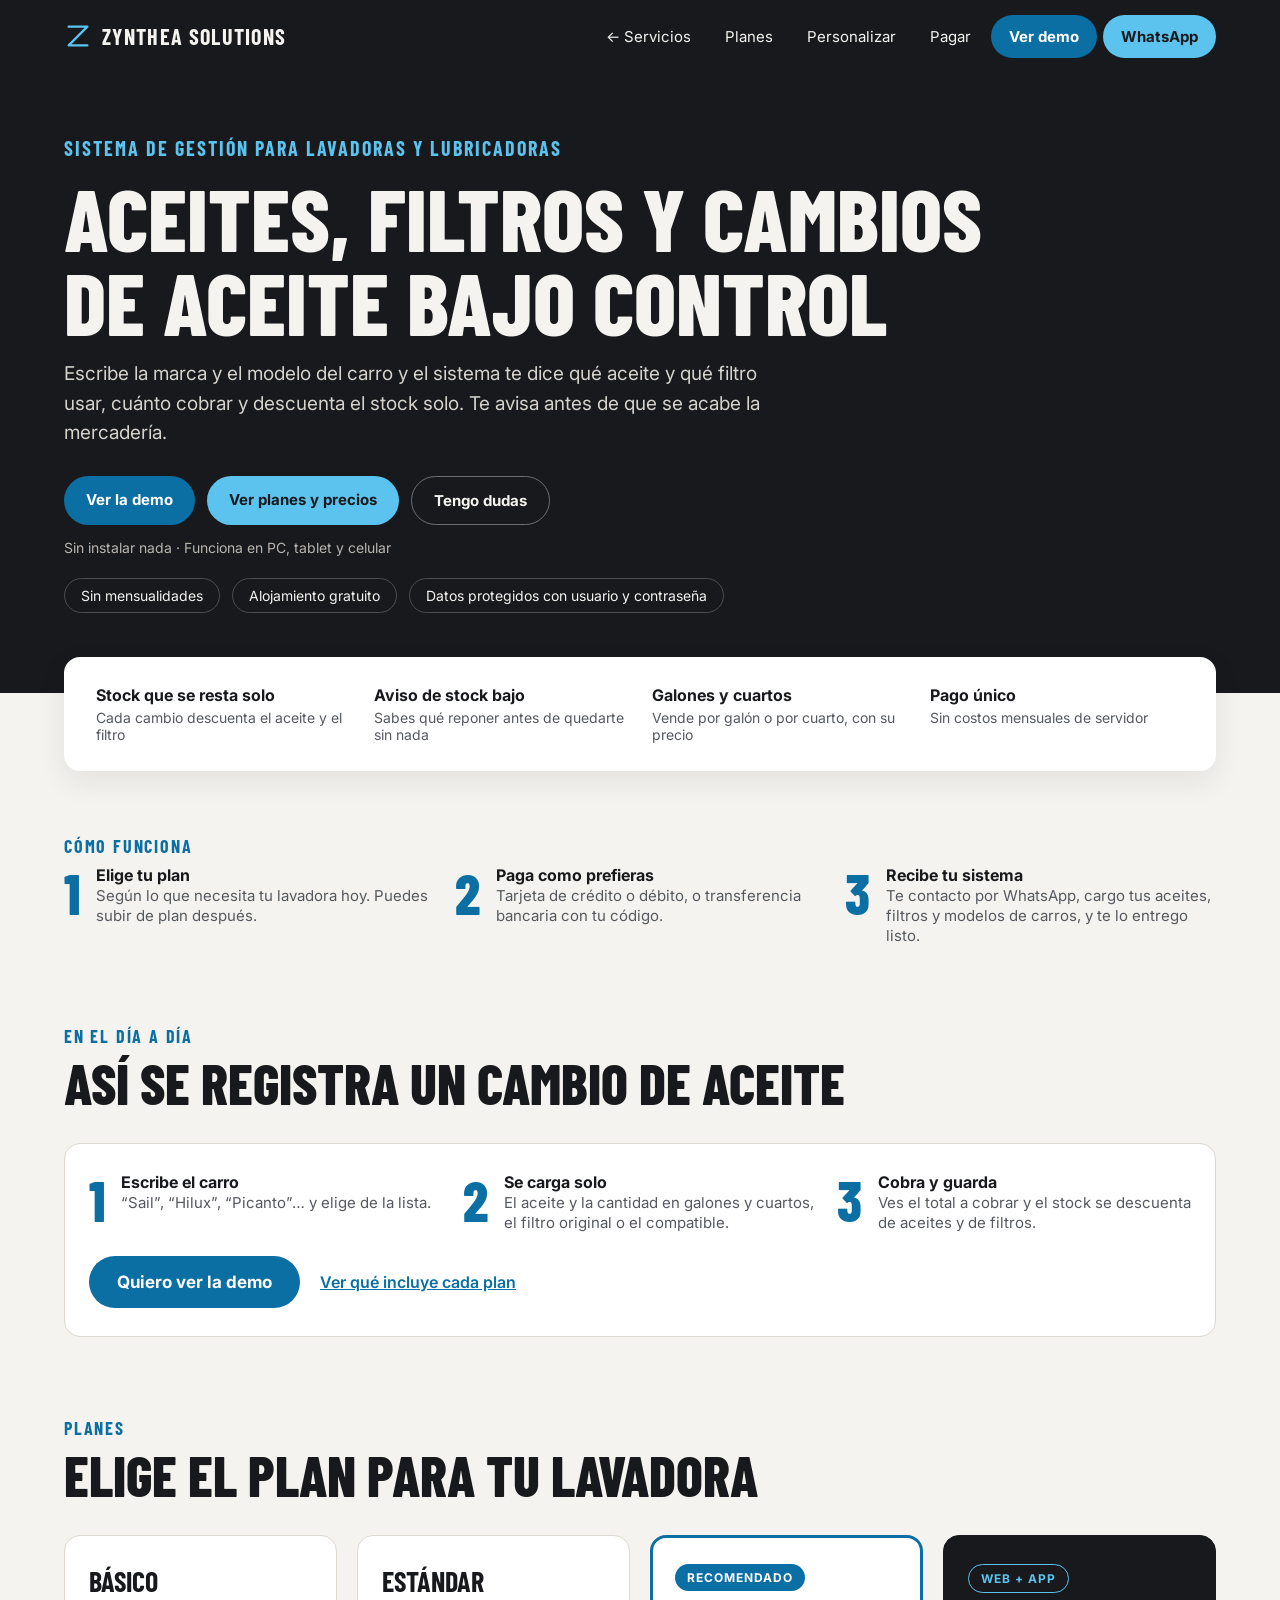
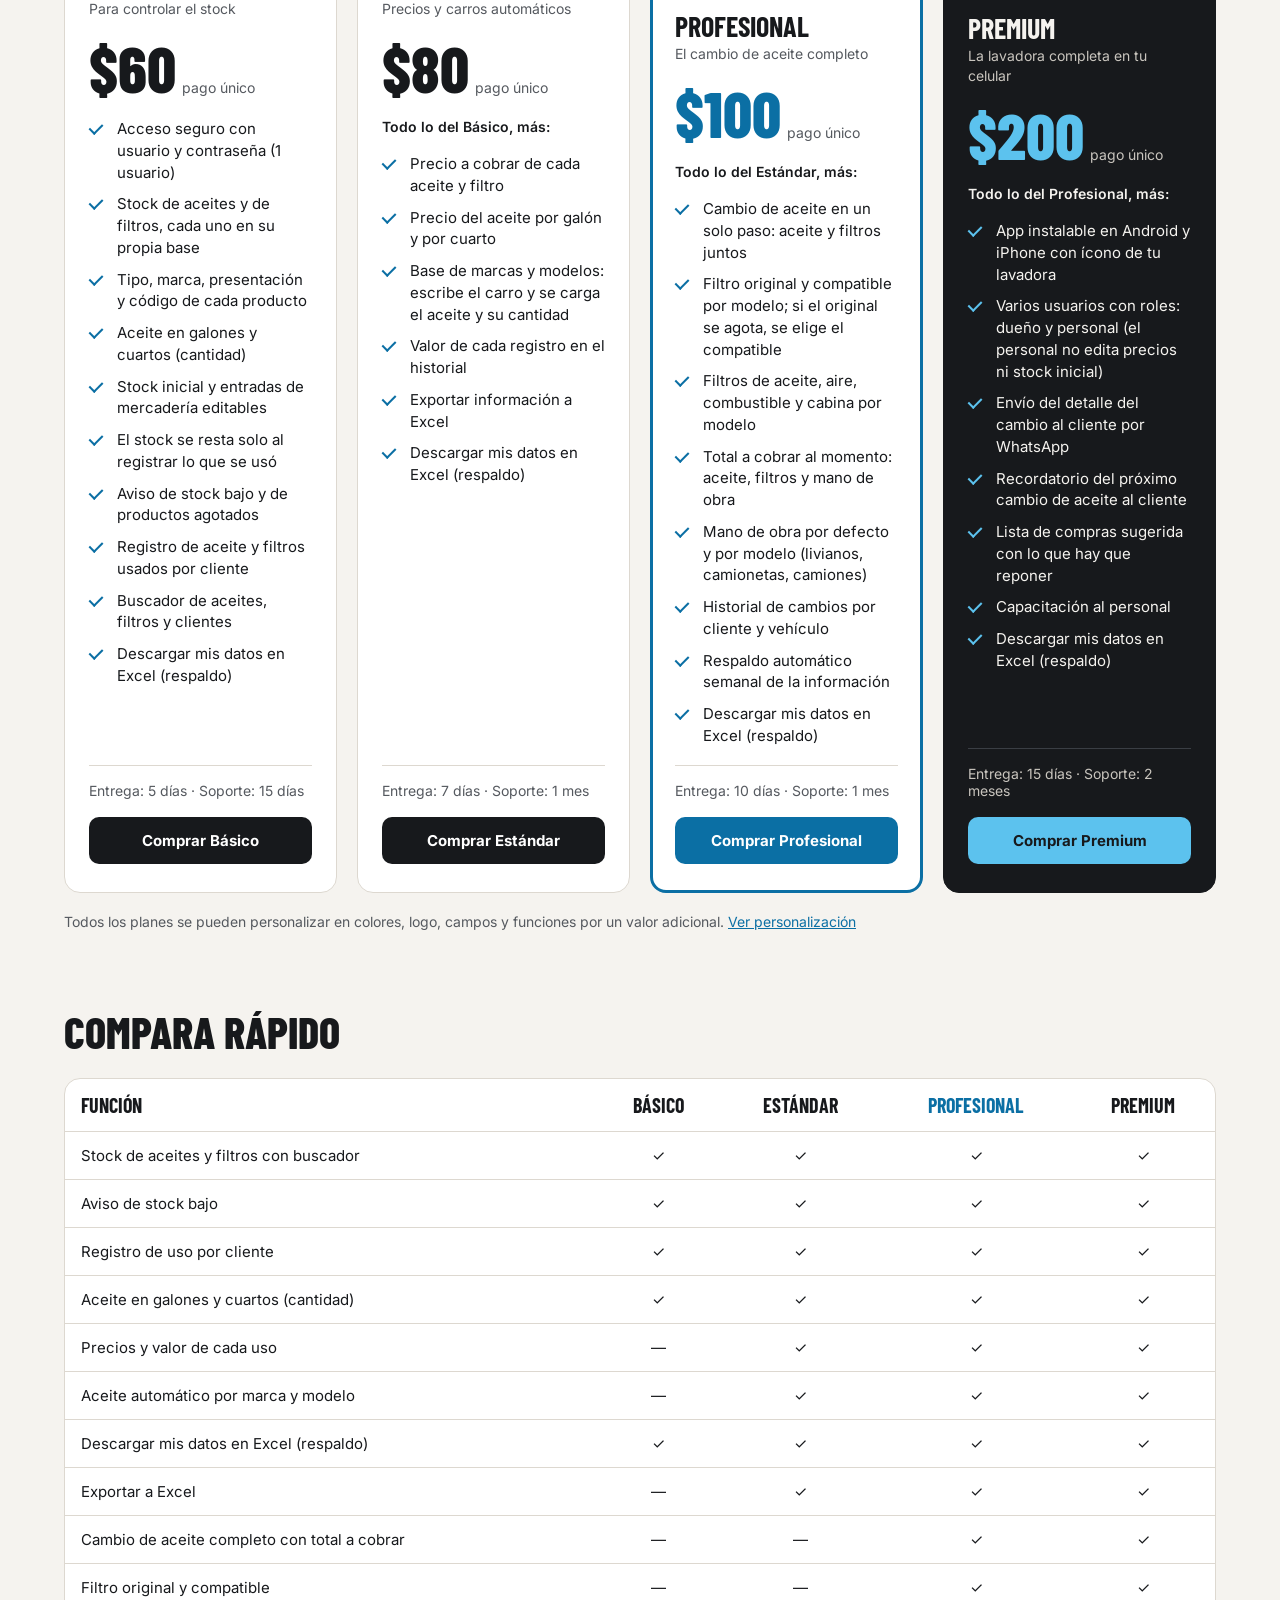
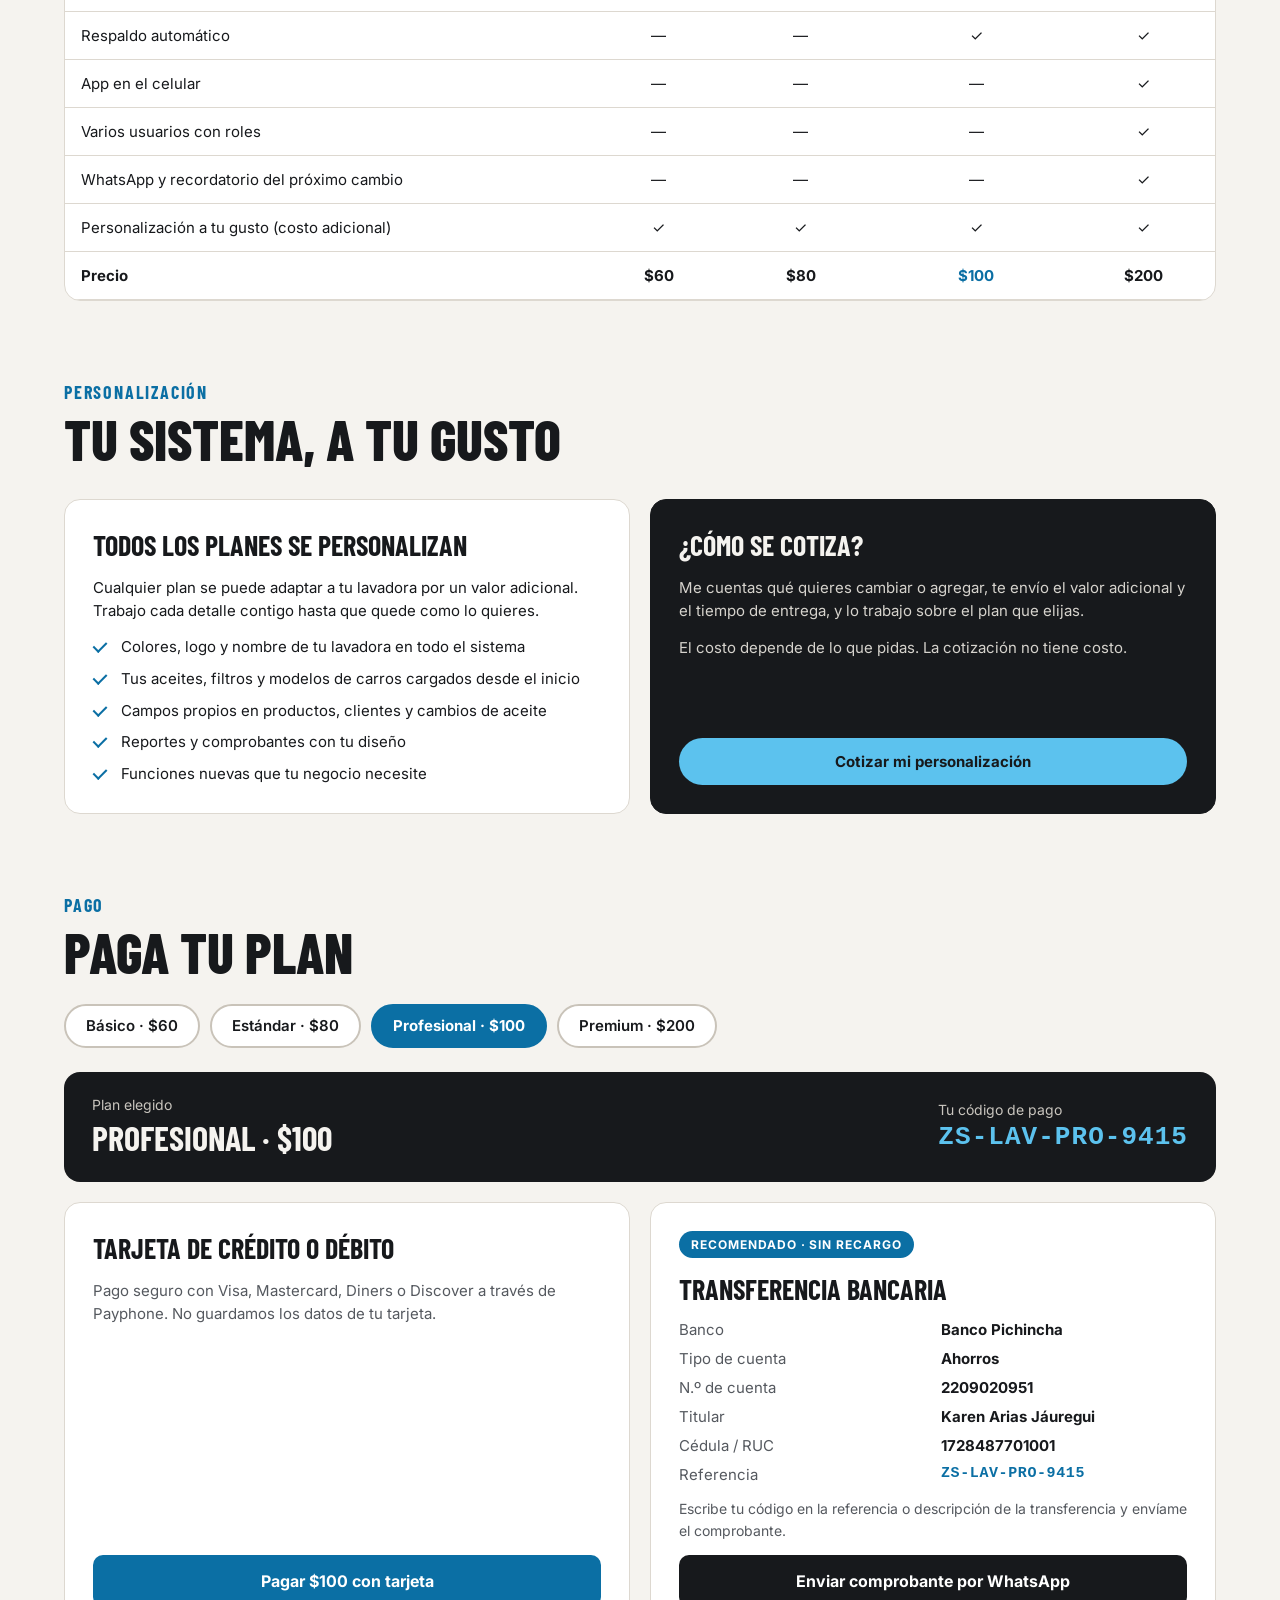
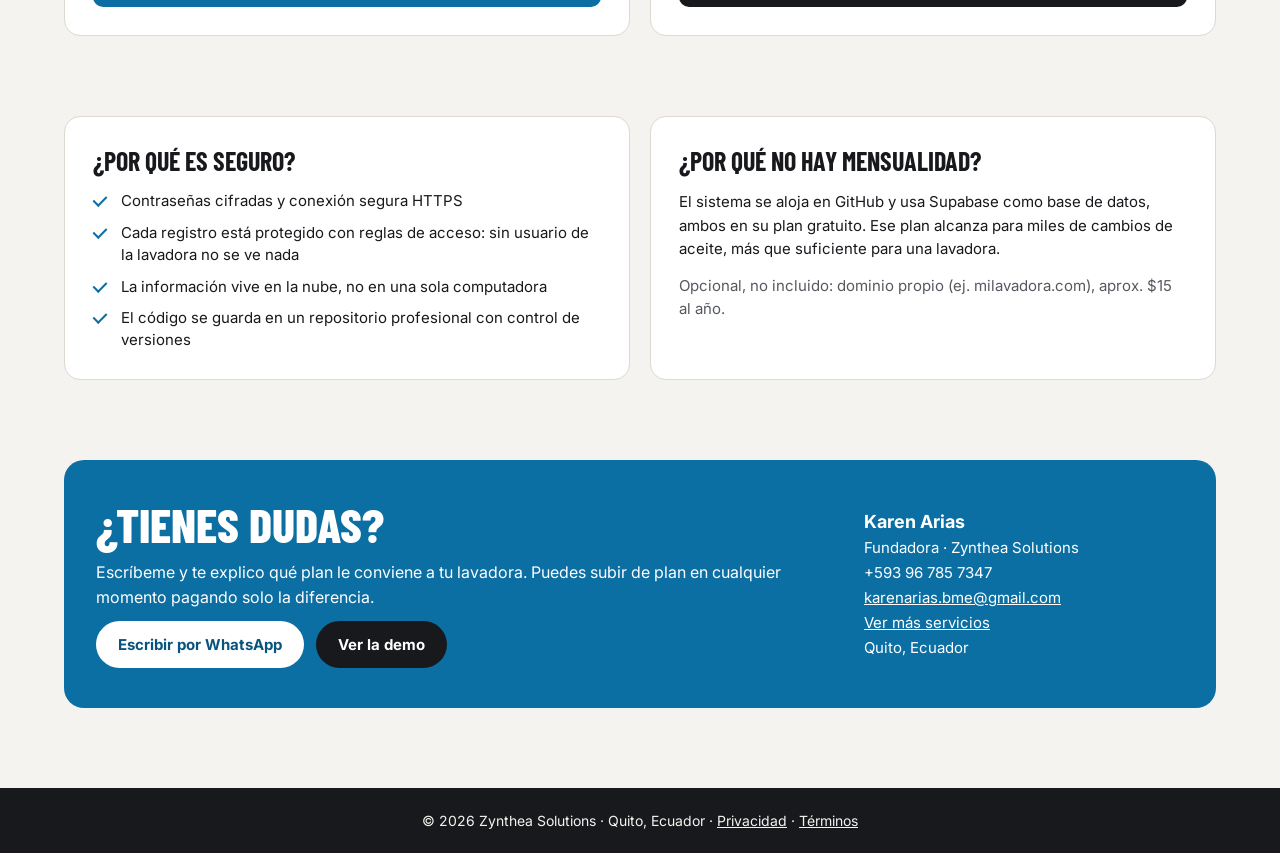
<file: lavadoras/index.html>
<!doctype html>
<html lang="es">
<head>
<meta charset="utf-8">
<meta name="viewport" content="width=device-width, initial-scale=1">
<title>Sistema para Lavadoras y Lubricadoras · Zynthea Solutions</title>
<meta name="description" content="Sistema para lavadoras y lubricadoras: stock de aceites y filtros, cambios de aceite por marca y modelo, galones y cuartos. Pago único, sin mensualidades.">
<meta property="og:type" content="website">
<meta property="og:title" content="Sistema para Lavadoras y Lubricadoras · Zynthea Solutions">
<meta property="og:description" content="Aceites, filtros y cambios de aceite de tu lavadora en un solo sistema, con aviso de stock bajo. Pago único desde $60, sin mensualidades.">
<link rel="canonical" href="https://karenariasbme.github.io/KarenArias/lavadoras/">
<meta property="og:url" content="https://karenariasbme.github.io/KarenArias/lavadoras/">
<meta property="og:image" content="https://karenariasbme.github.io/KarenArias/og-image.png">
<meta property="og:image:width" content="1200">
<meta property="og:image:height" content="630">
<meta property="og:image:alt" content="Zynthea Solutions: IA, automatización e ingeniería biomédica. Chatbots, agentes de IA y sistemas para talleres y lavadoras.">
<meta name="twitter:card" content="summary_large_image">
<meta name="twitter:image" content="https://karenariasbme.github.io/KarenArias/og-image.png">
<link rel="icon" href="/KarenArias/favicon-32.png" sizes="32x32" type="image/png">
<link rel="icon" href="/KarenArias/favicon-192.png" sizes="192x192" type="image/png">
<link rel="apple-touch-icon" href="/KarenArias/favicon-180.png">
<link rel="preconnect" href="https://fonts.googleapis.com">
<link rel="preconnect" href="https://fonts.gstatic.com" crossorigin>
<script type="application/ld+json">
{
  "@context": "https://schema.org",
  "@type": "SoftwareApplication",
  "name": "Sistema para Lavadoras",
  "applicationCategory": "BusinessApplication",
  "operatingSystem": "Web",
  "url": "https://karenariasbme.github.io/KarenArias/lavadoras/",
  "description": "Sistema para lavadoras y lubricadoras: stock de aceites y filtros, cambios de aceite por marca y modelo, galones y cuartos. Pago único, sin mensualidades.",
  "inLanguage": "es",
  "image": "https://karenariasbme.github.io/KarenArias/og-image.png",
  "publisher": {
    "@type": "Organization",
    "name": "Zynthea Solutions",
    "url": "https://karenariasbme.github.io/KarenArias/"
  },
  "offers": [
    {
      "@type": "Offer",
      "name": "Plan Básico",
      "description": "Pago único, sin mensualidades",
      "price": "60",
      "priceCurrency": "USD",
      "url": "https://karenariasbme.github.io/KarenArias/lavadoras/#planes",
      "availability": "https://schema.org/InStock"
    },
    {
      "@type": "Offer",
      "name": "Plan Estándar",
      "description": "Pago único, sin mensualidades",
      "price": "80",
      "priceCurrency": "USD",
      "url": "https://karenariasbme.github.io/KarenArias/lavadoras/#planes",
      "availability": "https://schema.org/InStock"
    },
    {
      "@type": "Offer",
      "name": "Plan Profesional",
      "description": "Pago único, sin mensualidades",
      "price": "100",
      "priceCurrency": "USD",
      "url": "https://karenariasbme.github.io/KarenArias/lavadoras/#planes",
      "availability": "https://schema.org/InStock"
    },
    {
      "@type": "Offer",
      "name": "Plan Premium",
      "description": "Pago único, sin mensualidades",
      "price": "200",
      "priceCurrency": "USD",
      "url": "https://karenariasbme.github.io/KarenArias/lavadoras/#planes",
      "availability": "https://schema.org/InStock"
    }
  ]
}
</script>
<link rel="stylesheet" href="https://fonts.googleapis.com/css2?family=Barlow+Condensed:wght@600;700;800&family=Inter:wght@400;500;600;700&display=swap">
<style>
:root{--ink:#17191C;--ground:#F5F3EF;--muted:#55595F;--line:#DDD8D0;--accent:#0B6FA4;--accent-dark:#08547D;--accent-light:#5CC2EE;--oil:#E3A12F;--card:#FFFFFF}
*{box-sizing:border-box}
html{scroll-behavior:smooth}
body{margin:0;background:var(--ground);color:var(--ink);font-family:Inter,system-ui,sans-serif}
a{color:var(--accent)}a:hover{color:var(--accent-dark)}
.wrap{max-width:1200px;margin:0 auto;padding:0 24px}
.display{font-family:'Barlow Condensed',sans-serif;text-transform:uppercase}
.eyebrow{margin:0 0 8px;font-family:'Barlow Condensed',sans-serif;font-weight:700;font-size:18px;letter-spacing:.1em;text-transform:uppercase;color:var(--accent)}
.h2{margin:0 0 32px;font-family:'Barlow Condensed',sans-serif;font-weight:800;font-size:clamp(36px,5vw,56px);line-height:1;text-transform:uppercase}
.btn{display:inline-block;text-align:center;text-decoration:none;padding:14px 22px;border-radius:10px;font-weight:700;font-size:15px;min-height:44px}
.pill{border-radius:999px}
.dark{background:var(--ink);color:var(--ground)}
nav .wrap{display:flex;flex-wrap:wrap;gap:12px;align-items:center;justify-content:space-between;padding-top:14px;padding-bottom:14px}
.brand{display:flex;align-items:center;gap:10px;color:var(--ground);text-decoration:none;min-height:44px}
.brand span{font-family:'Barlow Condensed',sans-serif;font-weight:700;font-size:22px;letter-spacing:.06em;text-transform:uppercase}
.navlinks{display:flex;flex-wrap:wrap;gap:6px;align-items:center}
.navlinks a{color:var(--ground);text-decoration:none;padding:12px 14px;font-size:15px}
.navlinks a.wa{background:var(--accent-light);color:var(--ink);border-radius:999px;font-weight:700;padding:12px 18px}
header{padding:64px 0 80px}
header h1{margin:16px 0;font-family:'Barlow Condensed',sans-serif;font-weight:800;font-size:clamp(44px,7vw,88px);line-height:.95;text-transform:uppercase;max-width:920px}
header p{margin:0;font-size:19px;line-height:1.55;max-width:720px;color:#D6D3CD}
.tags{display:flex;gap:12px;flex-wrap:wrap;margin-top:20px}
.tags span{border:1px solid #4A4E55;border-radius:999px;padding:8px 16px;font-size:14px}
.strip{margin-top:-36px;background:var(--card);border-radius:16px;padding:28px 32px;box-shadow:0 10px 30px rgba(23,25,28,.08);display:flex;flex-wrap:wrap;gap:24px}
.strip div{flex:1 1 200px;display:flex;flex-direction:column;gap:4px}
.strip span{font-size:14px;color:var(--muted)}
.steps{display:flex;flex-wrap:wrap;gap:20px}
.step{flex:1 1 260px;display:flex;gap:16px;align-items:flex-start}
.step b{font-family:'Barlow Condensed',sans-serif;font-weight:800;font-size:56px;line-height:1;color:var(--accent)}
.step span{font-size:15px;color:var(--muted)}
.plans{display:flex;flex-wrap:wrap;gap:20px;align-items:stretch}
.plan{flex:1 1 250px;background:var(--card);border:1px solid var(--line);border-radius:16px;padding:28px 24px;display:flex;flex-direction:column;gap:18px}
.plan.rec{border:3px solid var(--accent);padding:26px 22px}
.plan.prem{background:var(--ink);color:var(--ground);border-color:var(--ink)}
.plan h3{margin:0;font-family:'Barlow Condensed',sans-serif;font-weight:700;font-size:28px;text-transform:uppercase}
.sub{font-size:14px;color:var(--muted)}
.prem .sub{color:#C9C5BE}
.price{display:flex;align-items:baseline;gap:6px}
.price strong{font-family:'Barlow Condensed',sans-serif;font-weight:800;font-size:64px;line-height:1}
.badge{align-self:flex-start;font-size:12px;font-weight:700;letter-spacing:.08em;text-transform:uppercase;border-radius:999px;padding:6px 12px}
.foot{margin-top:auto;padding-top:16px;border-top:1px solid var(--line);font-size:14px;color:var(--muted)}
.prem .foot{border-color:#3A3E44;color:#C9C5BE}
.chk{list-style:none;margin:0;padding:0;display:flex;flex-direction:column;gap:10px}
.chk li{position:relative;padding-left:28px;font-size:15px;line-height:1.45}
.chk li::before{content:"";position:absolute;left:3px;top:3px;width:6px;height:11px;border:solid var(--accent);border-width:0 2.5px 2.5px 0;transform:rotate(45deg)}
.prem .chk li::before{border-color:var(--accent-light)}
.tablebox{overflow-x:auto;background:var(--card);border-radius:16px;border:1px solid var(--line)}
table{width:100%;border-collapse:collapse;min-width:720px}
th,td{padding:14px 16px;text-align:center;border-bottom:1px solid var(--line);font-size:15px}
th:first-child,td:first-child{text-align:left}
thead th{font-family:'Barlow Condensed',sans-serif;font-size:20px;text-transform:uppercase}
.selector{display:flex;flex-wrap:wrap;gap:10px;margin-bottom:24px}
.selector button{min-height:44px;padding:10px 20px;border-radius:999px;border:2px solid #C9C3B9;background:#fff;color:var(--ink);font:600 15px Inter,sans-serif;cursor:pointer}
.selector button[aria-pressed="true"]{border-color:var(--accent);background:var(--accent);color:#fff;font-weight:700}
.summary{border-radius:16px;padding:24px 28px;display:flex;flex-wrap:wrap;gap:24px;align-items:center;justify-content:space-between;margin-bottom:20px}
.summary small{display:block;font-size:14px;color:#C9C5BE;margin-bottom:4px}
.code{font-family:ui-monospace,Menlo,Consolas,monospace;letter-spacing:.04em}
.paygrid{display:flex;flex-wrap:wrap;gap:20px;align-items:stretch}
.box{flex:1 1 340px;background:var(--card);border:1px solid var(--line);border-radius:16px;padding:28px;display:flex;flex-direction:column;gap:14px}
.box h3{margin:0;font-family:'Barlow Condensed',sans-serif;font-weight:700;font-size:28px;text-transform:uppercase}
.box p{margin:0;font-size:15px;line-height:1.55}
.bank{display:grid;grid-template-columns:repeat(2,minmax(0,1fr));gap:10px 16px;font-size:15px}
.bank span{color:var(--muted)}
.cta{background:var(--accent);color:#fff;border-radius:20px;padding:40px 32px;display:flex;flex-wrap:wrap;gap:32px;align-items:center;justify-content:space-between}
.cta a{color:#fff}
section{padding:64px 0 16px}
footer{padding:24px;text-align:center;font-size:14px;color:#C9C5BE}
.sr{position:absolute;left:-9999px}
</style>
</head>
<body>

<nav class="dark">
<div class="wrap">
<a class="brand" href="https://karenariasbme.github.io/KarenArias/">
<svg width="28" height="28" viewBox="0 0 24 24" fill="none" stroke="#5CC2EE" stroke-width="2" stroke-linecap="round" stroke-linejoin="round" aria-hidden="true"><path d="M4 4h16L4 20h16"/></svg>
<span>Zynthea Solutions</span>
</a>
<div class="navlinks">
<a href="/KarenArias/servicios/">← Servicios</a>
<a href="#planes">Planes</a>
<a href="#personalizar">Personalizar</a>
<a href="#pagar">Pagar</a>
<a class="wa" data-demo href="#demo" style="background:var(--accent);color:#fff">Ver demo</a>
<a class="wa" href="https://wa.me/593967857347?text=Hola%20Karen%2C%20tengo%20dudas%20sobre%20el%20Sistema%20para%20Lavadoras%20y%20Lubricadoras.">WhatsApp</a>
</div>
</div>
</nav>

<header class="dark">
<div class="wrap">
<span class="eyebrow" style="color:var(--accent-light);font-size:20px">Sistema de gestión para lavadoras y lubricadoras</span>
<h1>Aceites, filtros y cambios de aceite bajo control</h1>
<p>Escribe la marca y el modelo del carro y el sistema te dice qué aceite y qué filtro usar, cuánto cobrar y descuenta el stock solo. Te avisa antes de que se acabe la mercadería.</p>
<div class="tags" style="margin-top:28px">
<a class="btn pill" data-demo href="#demo" style="background:var(--accent);color:#fff">Ver la demo</a>
<a class="btn pill" href="#planes" style="background:var(--accent-light);color:var(--ink)">Ver planes y precios</a>
<a class="btn pill" href="https://wa.me/593967857347?text=Hola%20Karen%2C%20tengo%20dudas%20sobre%20el%20Sistema%20para%20Lavadoras%20y%20Lubricadoras." style="border:1px solid #6B7078;color:var(--ground)">Tengo dudas</a>
</div>
<p style="margin-top:12px;font-size:14px;color:#B9B5AE">Sin instalar nada · Funciona en PC, tablet y celular</p>
<div class="tags">
<span>Sin mensualidades</span><span>Alojamiento gratuito</span><span>Datos protegidos con usuario y contraseña</span>
</div>
</div>
</header>

<main class="wrap">

<div class="strip">
<div><strong>Stock que se resta solo</strong><span>Cada cambio descuenta el aceite y el filtro</span></div>
<div><strong>Aviso de stock bajo</strong><span>Sabes qué reponer antes de quedarte sin nada</span></div>
<div><strong>Galones y cuartos</strong><span>Vende por galón o por cuarto, con su precio</span></div>
<div><strong>Pago único</strong><span>Sin costos mensuales de servidor</span></div>
</div>

<section>
<p class="eyebrow">Cómo funciona</p>
<div class="steps">
<div class="step"><b>1</b><div><strong>Elige tu plan</strong><br><span>Según lo que necesita tu lavadora hoy. Puedes subir de plan después.</span></div></div>
<div class="step"><b>2</b><div><strong>Paga como prefieras</strong><br><span>Tarjeta de crédito o débito, o transferencia bancaria con tu código.</span></div></div>
<div class="step"><b>3</b><div><strong>Recibe tu sistema</strong><br><span>Te contacto por WhatsApp, cargo tus aceites, filtros y modelos de carros, y te lo entrego listo.</span></div></div>
</div>
</section>

<section id="demo">
<p class="eyebrow">En el día a día</p>
<h2 class="h2">Así se registra un cambio de aceite</h2>
<div style="background:var(--card);border:1px solid var(--line);border-radius:16px;padding:28px 24px;display:flex;flex-direction:column;gap:24px">
<div class="steps">
<div class="step"><b>1</b><div><strong>Escribe el carro</strong><br><span>“Sail”, “Hilux”, “Picanto”… y elige de la lista.</span></div></div>
<div class="step"><b>2</b><div><strong>Se carga solo</strong><br><span>El aceite y la cantidad en galones y cuartos, el filtro original o el compatible.</span></div></div>
<div class="step"><b>3</b><div><strong>Cobra y guarda</strong><br><span>Ves el total a cobrar y el stock se descuenta de aceites y de filtros.</span></div></div>
</div>
<div style="display:flex;flex-wrap:wrap;gap:12px 20px;align-items:center">
<a class="btn pill" data-demo href="#demo" style="background:var(--accent);color:#fff;font-size:17px;padding:16px 28px">Quiero ver la demo</a>
<a href="#planes" style="font-weight:600;padding:12px 0">Ver qué incluye cada plan</a>
</div>
</div>
</section>

<section id="planes">
<p class="eyebrow">Planes</p>
<h2 class="h2">Elige el plan para tu lavadora</h2>
<div class="plans">

<article class="plan">
<div><h3>Básico</h3><span class="sub">Para controlar el stock</span></div>
<div class="price"><strong>$60</strong><span class="sub">pago único</span></div>
<ul class="chk">
<li>Acceso seguro con usuario y contraseña (1 usuario)</li>
<li>Stock de aceites y de filtros, cada uno en su propia base</li>
<li>Tipo, marca, presentación y código de cada producto</li>
<li>Aceite en galones y cuartos (cantidad)</li>
<li>Stock inicial y entradas de mercadería editables</li>
<li>El stock se resta solo al registrar lo que se usó</li>
<li>Aviso de stock bajo y de productos agotados</li>
<li>Registro de aceite y filtros usados por cliente</li>
<li>Buscador de aceites, filtros y clientes</li>
<li>Descargar mis datos en Excel (respaldo)</li>
</ul>
<div class="foot">Entrega: 5 días · Soporte: 15 días</div>
<a class="btn" href="#pagar" data-plan="BAS" style="background:var(--ink);color:#fff">Comprar Básico</a>
</article>

<article class="plan">
<div><h3>Estándar</h3><span class="sub">Precios y carros automáticos</span></div>
<div class="price"><strong>$80</strong><span class="sub">pago único</span></div>
<p style="margin:0;font-size:14px;font-weight:600">Todo lo del Básico, más:</p>
<ul class="chk">
<li>Precio a cobrar de cada aceite y filtro</li>
<li>Precio del aceite por galón y por cuarto</li>
<li>Base de marcas y modelos: escribe el carro y se carga el aceite y su cantidad</li>
<li>Valor de cada registro en el historial</li>
<li>Exportar información a Excel</li>
<li>Descargar mis datos en Excel (respaldo)</li>
</ul>
<div class="foot">Entrega: 7 días · Soporte: 1 mes</div>
<a class="btn" href="#pagar" data-plan="EST" style="background:var(--ink);color:#fff">Comprar Estándar</a>
</article>

<article class="plan rec">
<span class="badge" style="background:var(--accent);color:#fff">Recomendado</span>
<div><h3>Profesional</h3><span class="sub">El cambio de aceite completo</span></div>
<div class="price"><strong style="color:var(--accent)">$100</strong><span class="sub">pago único</span></div>
<p style="margin:0;font-size:14px;font-weight:600">Todo lo del Estándar, más:</p>
<ul class="chk">
<li>Cambio de aceite en un solo paso: aceite y filtros juntos</li>
<li>Filtro original y compatible por modelo; si el original se agota, se elige el compatible</li>
<li>Filtros de aceite, aire, combustible y cabina por modelo</li>
<li>Total a cobrar al momento: aceite, filtros y mano de obra</li>
<li>Mano de obra por defecto y por modelo (livianos, camionetas, camiones)</li>
<li>Historial de cambios por cliente y vehículo</li>
<li>Respaldo automático semanal de la información</li>
<li>Descargar mis datos en Excel (respaldo)</li>
</ul>
<div class="foot">Entrega: 10 días · Soporte: 1 mes</div>
<a class="btn" href="#pagar" data-plan="PRO" style="background:var(--accent);color:#fff">Comprar Profesional</a>
</article>

<article class="plan prem">
<span class="badge" style="border:1px solid var(--accent-light);color:var(--accent-light)">Web + App</span>
<div><h3>Premium</h3><span class="sub">La lavadora completa en tu celular</span></div>
<div class="price"><strong style="color:var(--accent-light)">$200</strong><span class="sub">pago único</span></div>
<p style="margin:0;font-size:14px;font-weight:600">Todo lo del Profesional, más:</p>
<ul class="chk">
<li>App instalable en Android y iPhone con ícono de tu lavadora</li>
<li>Varios usuarios con roles: dueño y personal (el personal no edita precios ni stock inicial)</li>
<li>Envío del detalle del cambio al cliente por WhatsApp</li>
<li>Recordatorio del próximo cambio de aceite al cliente</li>
<li>Lista de compras sugerida con lo que hay que reponer</li>
<li>Capacitación al personal</li>
<li>Descargar mis datos en Excel (respaldo)</li>
</ul>
<div class="foot">Entrega: 15 días · Soporte: 2 meses</div>
<a class="btn" href="#pagar" data-plan="PRE" style="background:var(--accent-light);color:var(--ink)">Comprar Premium</a>
</article>

</div>
<p class="sub" style="margin:20px 0 0">Todos los planes se pueden personalizar en colores, logo, campos y funciones por un valor adicional. <a href="#personalizar">Ver personalización</a></p>
</section>

<section>
<h2 class="h2" style="font-size:clamp(30px,4vw,44px);margin-bottom:24px">Compara rápido</h2>
<div class="tablebox">
<table>
<thead><tr><th>Función</th><th>Básico</th><th>Estándar</th><th style="color:var(--accent)">Profesional</th><th>Premium</th></tr></thead>
<tbody>
<tr><td>Stock de aceites y filtros con buscador</td><td>✓</td><td>✓</td><td>✓</td><td>✓</td></tr>
<tr><td>Aviso de stock bajo</td><td>✓</td><td>✓</td><td>✓</td><td>✓</td></tr>
<tr><td>Registro de uso por cliente</td><td>✓</td><td>✓</td><td>✓</td><td>✓</td></tr>
<tr><td>Aceite en galones y cuartos (cantidad)</td><td>✓</td><td>✓</td><td>✓</td><td>✓</td></tr>
<tr><td>Precios y valor de cada uso</td><td>—</td><td>✓</td><td>✓</td><td>✓</td></tr>
<tr><td>Aceite automático por marca y modelo</td><td>—</td><td>✓</td><td>✓</td><td>✓</td></tr>
<tr><td>Descargar mis datos en Excel (respaldo)</td><td>✓</td><td>✓</td><td>✓</td><td>✓</td></tr>
<tr><td>Exportar a Excel</td><td>—</td><td>✓</td><td>✓</td><td>✓</td></tr>
<tr><td>Cambio de aceite completo con total a cobrar</td><td>—</td><td>—</td><td>✓</td><td>✓</td></tr>
<tr><td>Filtro original y compatible</td><td>—</td><td>—</td><td>✓</td><td>✓</td></tr>
<tr><td>Respaldo automático</td><td>—</td><td>—</td><td>✓</td><td>✓</td></tr>
<tr><td>App en el celular</td><td>—</td><td>—</td><td>—</td><td>✓</td></tr>
<tr><td>Varios usuarios con roles</td><td>—</td><td>—</td><td>—</td><td>✓</td></tr>
<tr><td>WhatsApp y recordatorio del próximo cambio</td><td>—</td><td>—</td><td>—</td><td>✓</td></tr>
<tr><td>Personalización a tu gusto (costo adicional)</td><td>✓</td><td>✓</td><td>✓</td><td>✓</td></tr>
<tr><td><b>Precio</b></td><td><b>$60</b></td><td><b>$80</b></td><td><b style="color:var(--accent)">$100</b></td><td><b>$200</b></td></tr>
</tbody>
</table>
</div>
</section>

<section id="personalizar">
<p class="eyebrow">Personalización</p>
<h2 class="h2">Tu sistema, a tu gusto</h2>
<div class="paygrid">
<div class="box">
<h3>Todos los planes se personalizan</h3>
<p>Cualquier plan se puede adaptar a tu lavadora por un valor adicional. Trabajo cada detalle contigo hasta que quede como lo quieres.</p>
<ul class="chk">
<li>Colores, logo y nombre de tu lavadora en todo el sistema</li>
<li>Tus aceites, filtros y modelos de carros cargados desde el inicio</li>
<li>Campos propios en productos, clientes y cambios de aceite</li>
<li>Reportes y comprobantes con tu diseño</li>
<li>Funciones nuevas que tu negocio necesite</li>
</ul>
</div>
<div class="box" style="background:var(--ink);color:var(--ground);border-color:var(--ink)">
<h3>¿Cómo se cotiza?</h3>
<p style="color:#D6D3CD">Me cuentas qué quieres cambiar o agregar, te envío el valor adicional y el tiempo de entrega, y lo trabajo sobre el plan que elijas.</p>
<p style="color:#D6D3CD">El costo depende de lo que pidas. La cotización no tiene costo.</p>
<a class="btn pill" href="https://wa.me/593967857347?text=Hola%20Karen%2C%20quiero%20cotizar%20la%20personalizaci%C3%B3n%20del%20Sistema%20para%20Lavadoras%20y%20Lubricadoras." style="margin-top:auto;background:var(--accent-light);color:var(--ink)">Cotizar mi personalización</a>
</div>
</div>
</section>

<section id="pagar">
<p class="eyebrow">Pago</p>
<h2 class="h2" style="margin-bottom:24px">Paga tu plan</h2>
<div class="selector" id="selector" role="group" aria-label="Elegir plan"></div>

<div class="summary dark">
<div><small>Plan elegido</small><strong class="display" style="font-size:34px" id="selName">Profesional · $100</strong></div>
<div><small>Tu código de pago</small><strong class="code" style="font-size:26px;color:var(--accent-light)" id="code">ZS-LAV-PRO-0000</strong></div>
</div>

<div class="paygrid">
<div class="box">
<h3>Tarjeta de crédito o débito</h3>
<p style="color:var(--muted)">Pago seguro con Visa, Mastercard, Diners o Discover a través de Payphone. No guardamos los datos de tu tarjeta.</p>
<a class="btn" id="cardBtn" href="#pagar" style="margin-top:auto;background:var(--accent);color:#fff;padding:16px;font-size:16px">Pagar con tarjeta</a>
</div>
<div class="box">
<span class="badge" style="background:var(--accent);color:#fff">Recomendado · sin recargo</span>
<h3>Transferencia bancaria</h3>
<div class="bank">
<span>Banco</span><strong>Banco Pichincha</strong>
<span>Tipo de cuenta</span><strong>Ahorros</strong>
<span>N.º de cuenta</span><strong>2209020951</strong>
<span>Titular</span><strong>Karen Arias Jáuregui</strong>
<span>Cédula / RUC</span><strong>1728487701001</strong>
<span>Referencia</span><strong class="code" style="color:var(--accent)" id="code2">ZS-LAV-PRO-0000</strong>
</div>
<p style="font-size:14px;color:var(--muted)">Escribe tu código en la referencia o descripción de la transferencia y envíame el comprobante.</p>
<a class="btn" id="waBtn" href="https://wa.me/593967857347" style="margin-top:auto;background:var(--ink);color:#fff;padding:16px;font-size:16px">Enviar comprobante por WhatsApp</a>
</div>
</div>
</section>

<section style="display:flex;flex-wrap:wrap;gap:20px">
<div class="box">
<h3 style="font-size:26px">¿Por qué es seguro?</h3>
<ul class="chk">
<li>Contraseñas cifradas y conexión segura HTTPS</li>
<li>Cada registro está protegido con reglas de acceso: sin usuario de la lavadora no se ve nada</li>
<li>La información vive en la nube, no en una sola computadora</li>
<li>El código se guarda en un repositorio profesional con control de versiones</li>
</ul>
</div>
<div class="box">
<h3 style="font-size:26px">¿Por qué no hay mensualidad?</h3>
<p>El sistema se aloja en GitHub y usa Supabase como base de datos, ambos en su plan gratuito. Ese plan alcanza para miles de cambios de aceite, más que suficiente para una lavadora.</p>
<p style="color:var(--muted)">Opcional, no incluido: dominio propio (ej. milavadora.com), aprox. $15 al año.</p>
</div>
</section>

<section style="padding-bottom:80px">
<div class="cta">
<div style="flex:1 1 420px;display:flex;flex-direction:column;gap:12px">
<h2 class="display" style="margin:0;font-weight:800;font-size:clamp(32px,4vw,48px);line-height:1">¿Tienes dudas?</h2>
<p style="margin:0;font-size:16px;line-height:1.55">Escríbeme y te explico qué plan le conviene a tu lavadora. Puedes subir de plan en cualquier momento pagando solo la diferencia.</p>
<div style="display:flex;flex-wrap:wrap;gap:12px">
<a class="btn pill" href="https://wa.me/593967857347?text=Hola%20Karen%2C%20tengo%20dudas%20sobre%20el%20Sistema%20para%20Lavadoras%20y%20Lubricadoras." style="background:#fff;color:var(--accent-dark)">Escribir por WhatsApp</a>
<a class="btn pill" data-demo href="#demo" style="background:var(--ink);color:#fff">Ver la demo</a>
</div>
</div>
<div style="flex:0 1 320px;display:flex;flex-direction:column;gap:6px;font-size:15px">
<strong style="font-size:18px">Karen Arias</strong>
<span>Fundadora · Zynthea Solutions</span>
<span>+593 96 785 7347</span>
<a href="mailto:karenarias.bme@gmail.com">karenarias.bme@gmail.com</a>
<a href="https://karenariasbme.github.io/KarenArias/">Ver más servicios</a>
<span>Quito, Ecuador</span>
</div>
</div>
</section>

</main>

<footer class="dark">© 2026 Zynthea Solutions · Quito, Ecuador · <a href="https://karenariasbme.github.io/zynthea-lavadoras/privacidad.html" style="color:inherit">Privacidad</a> · <a href="https://karenariasbme.github.io/zynthea-lavadoras/terminos.html" style="color:inherit">Términos</a></footer>

<script>
// ===== CONFIGURACIÓN =====
// Pega aquí el link de pago de Payphone de cada plan.
const PAYMENT_LINKS = {
  BAS: "https://ppls.me/hjgISnz5TDIA5AqifNkRg",  // Lavadoras Básico $60
  EST: "https://ppls.me/Ejm6YWGS2jRImVhvzV8g",   // Lavadoras Estándar $80
  PRO: "https://ppls.me/iheH5ffyTDLZ4XI1A2vA",   // Lavadoras Profesional $100
  PRE: "https://ppls.me/IrCS7gWjyrY3h6HM0gg"  // Lavadoras Premium $200
};
const WHATSAPP = "593967857347";
// Link de la demo de lavadoras (déjalo vacío hasta publicarla; mientras tanto los botones de demo abren WhatsApp).
const DEMO_URL = "https://karenariasbme.github.io/zynthea-lavadoras/demo/";
// =========================

const PLANS = [
  { id: "BAS", name: "Básico", price: "$60" },
  { id: "EST", name: "Estándar", price: "$80" },
  { id: "PRO", name: "Profesional", price: "$100" },
  { id: "PRE", name: "Premium", price: "$200" }
];
const n = String(Math.floor(1000 + Math.random() * 9000));
let current = "PRO";
const selector = document.getElementById("selector");

PLANS.forEach(p => {
  const b = document.createElement("button");
  b.type = "button";
  b.textContent = p.name + " · " + p.price;
  b.dataset.plan = p.id;
  b.addEventListener("click", () => select(p.id));
  selector.appendChild(b);
});

function select(id) {
  current = id;
  const p = PLANS.find(x => x.id === id);
  const code = "ZS-LAV-" + p.id + "-" + n;
  selector.querySelectorAll("button").forEach(b => b.setAttribute("aria-pressed", b.dataset.plan === id));
  document.getElementById("selName").textContent = p.name + " · " + p.price;
  document.getElementById("code").textContent = code;
  document.getElementById("code2").textContent = code;
  const card = document.getElementById("cardBtn");
  const link = PAYMENT_LINKS[id];
  card.textContent = link ? "Pagar " + p.price + " con tarjeta" : "Pago con tarjeta: escríbeme por WhatsApp";
  card.href = link || ("https://wa.me/" + WHATSAPP + "?text=" + encodeURIComponent("Hola Karen, quiero pagar con tarjeta el Plan " + p.name + " (" + p.price + "). Mi código es " + code + "."));
  if (link) { card.target = "_blank"; card.rel = "noopener"; } else { card.removeAttribute("target"); }
  const msg = "Hola Karen, quiero el Plan " + p.name + " (" + p.price + ") del Sistema para Lavadoras y Lubricadoras. Mi código de pago es " + code + ". Adjunto el comprobante de transferencia.";
  document.getElementById("waBtn").href = "https://wa.me/" + WHATSAPP + "?text=" + encodeURIComponent(msg);
}

document.querySelectorAll("a[data-plan]").forEach(a => a.addEventListener("click", () => select(a.dataset.plan)));
select(current);
const demoMsg = "https://wa.me/" + WHATSAPP + "?text=" + encodeURIComponent("Hola Karen, quiero ver la demo del Sistema para Lavadoras y Lubricadoras.");
document.querySelectorAll("[data-demo]").forEach(a => { a.href = DEMO_URL || demoMsg; if (!DEMO_URL) { a.target = "_blank"; a.rel = "noopener"; } });

// Enlaces directos con #ancla: al cargar las fuentes cambia la altura del contenido; volver a llevar a la sección.
// El salto inicial se hace sin animación (si no, la animación termina después en la posición vieja);
// tras "load" (llega la hoja de Google Fonts) y fonts.ready (terminan de cargar las fuentes) se corrige y se
// devuelve el desplazamiento suave para los enlaces del menú.
if (location.hash && document.fonts) {
  const html = document.documentElement;
  html.style.scrollBehavior = "auto";
  window.addEventListener("load", () => document.fonts.ready.then(() => {
    const destino = document.getElementById(decodeURIComponent(location.hash.slice(1)));
    if (destino) destino.scrollIntoView();
    html.style.scrollBehavior = "";
  }));
}
</script>
</body>
</html>
</file>
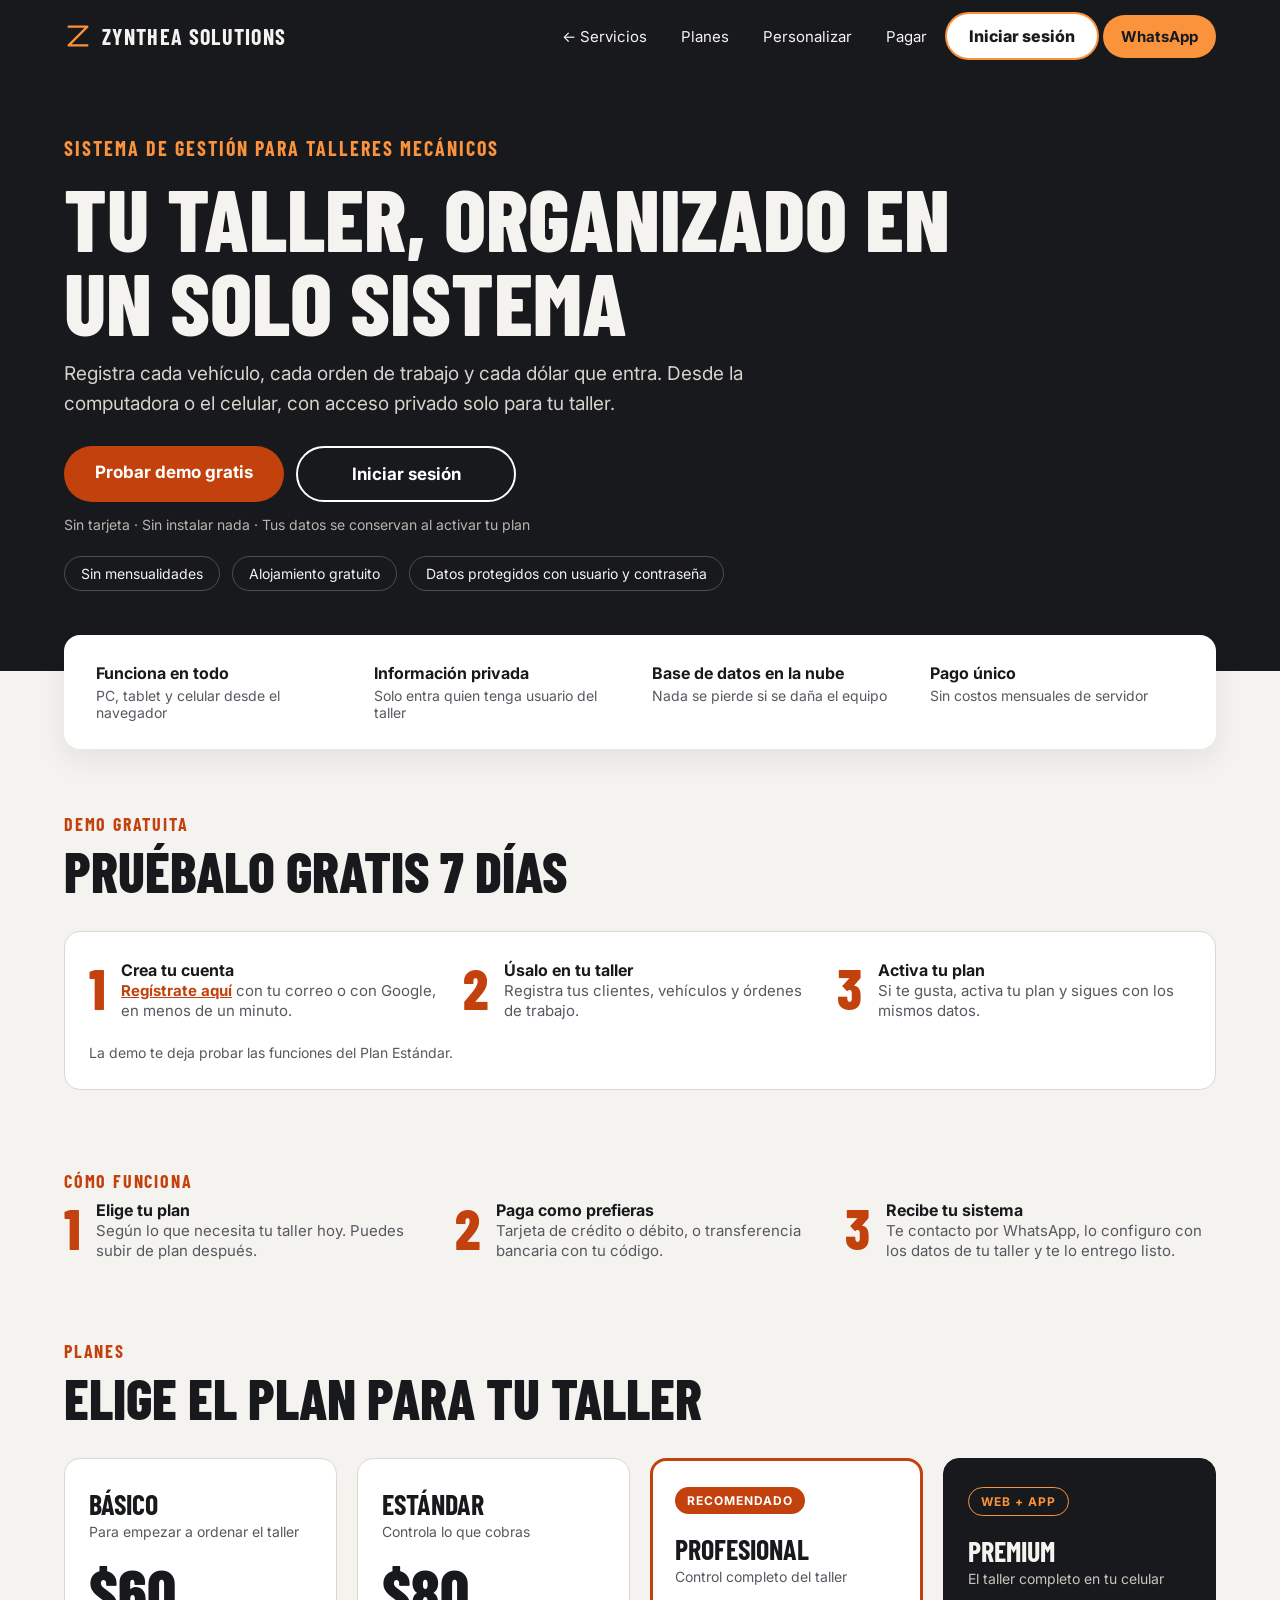
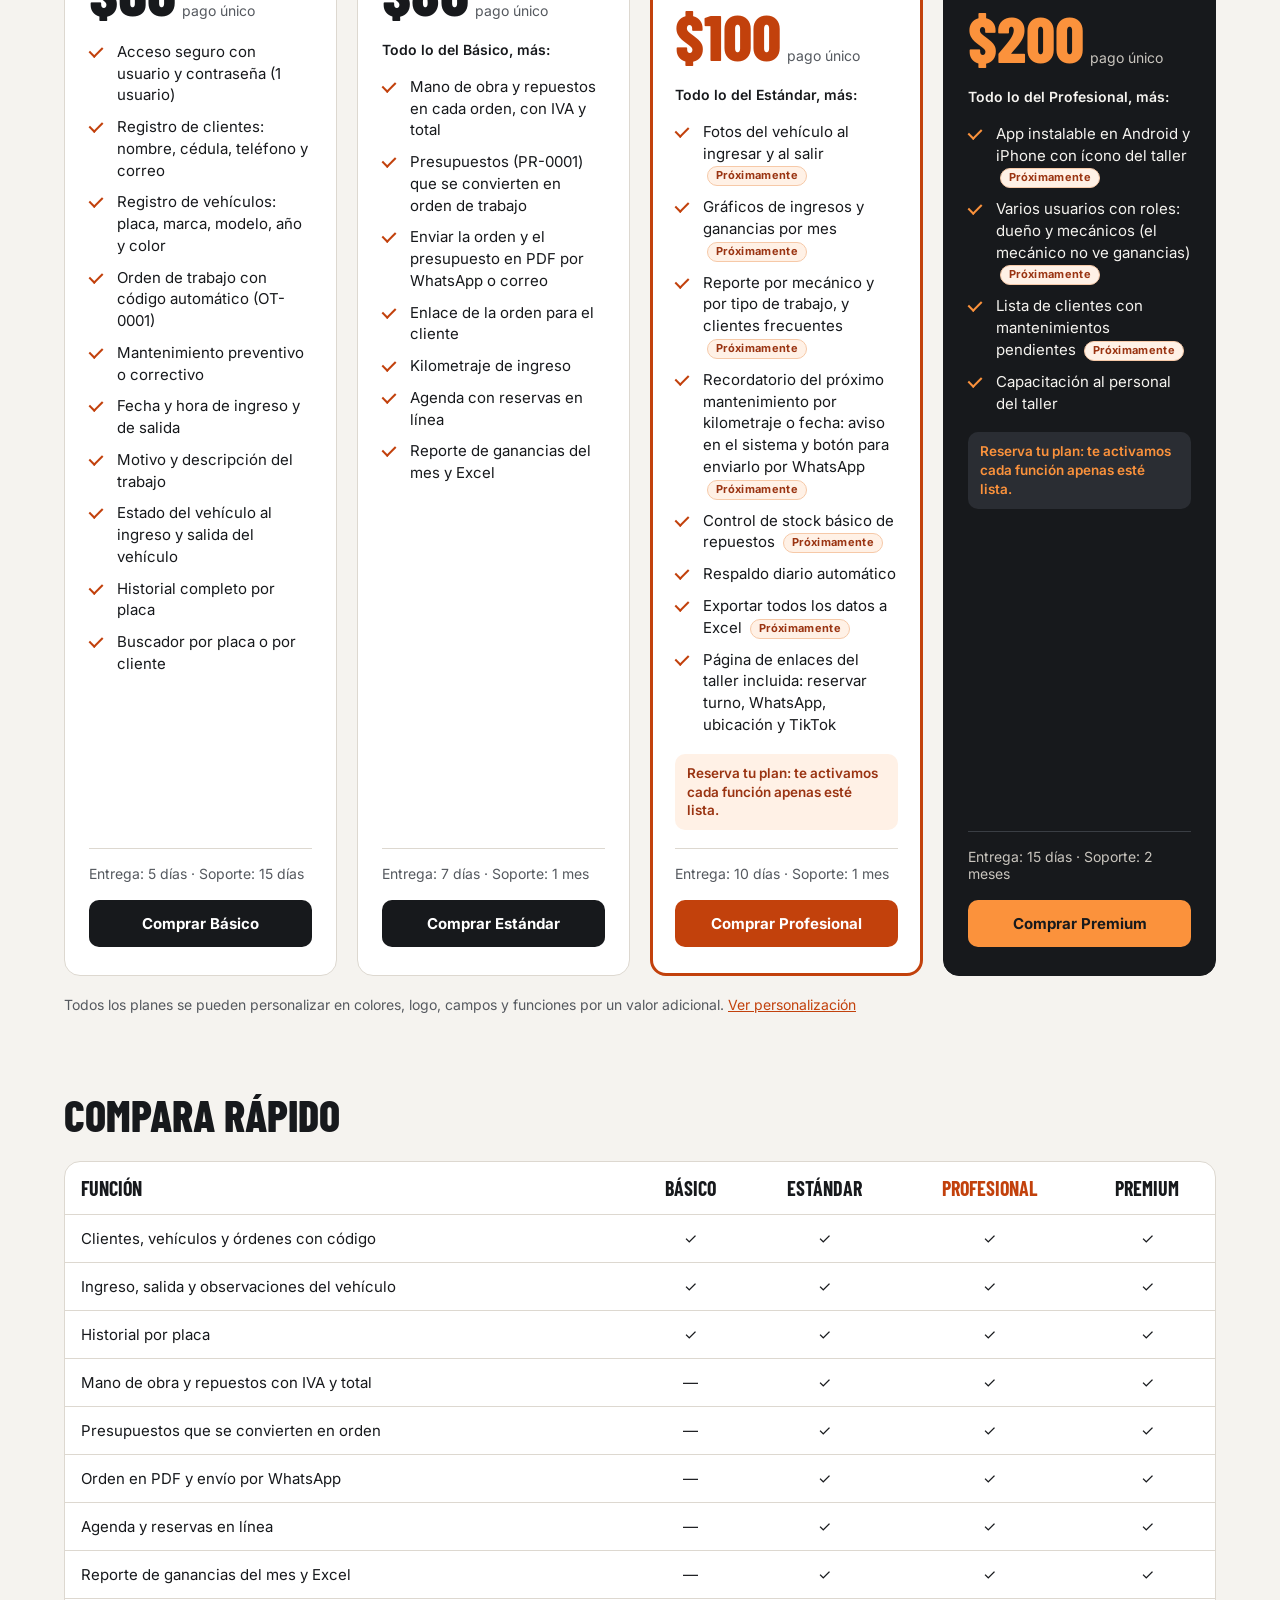
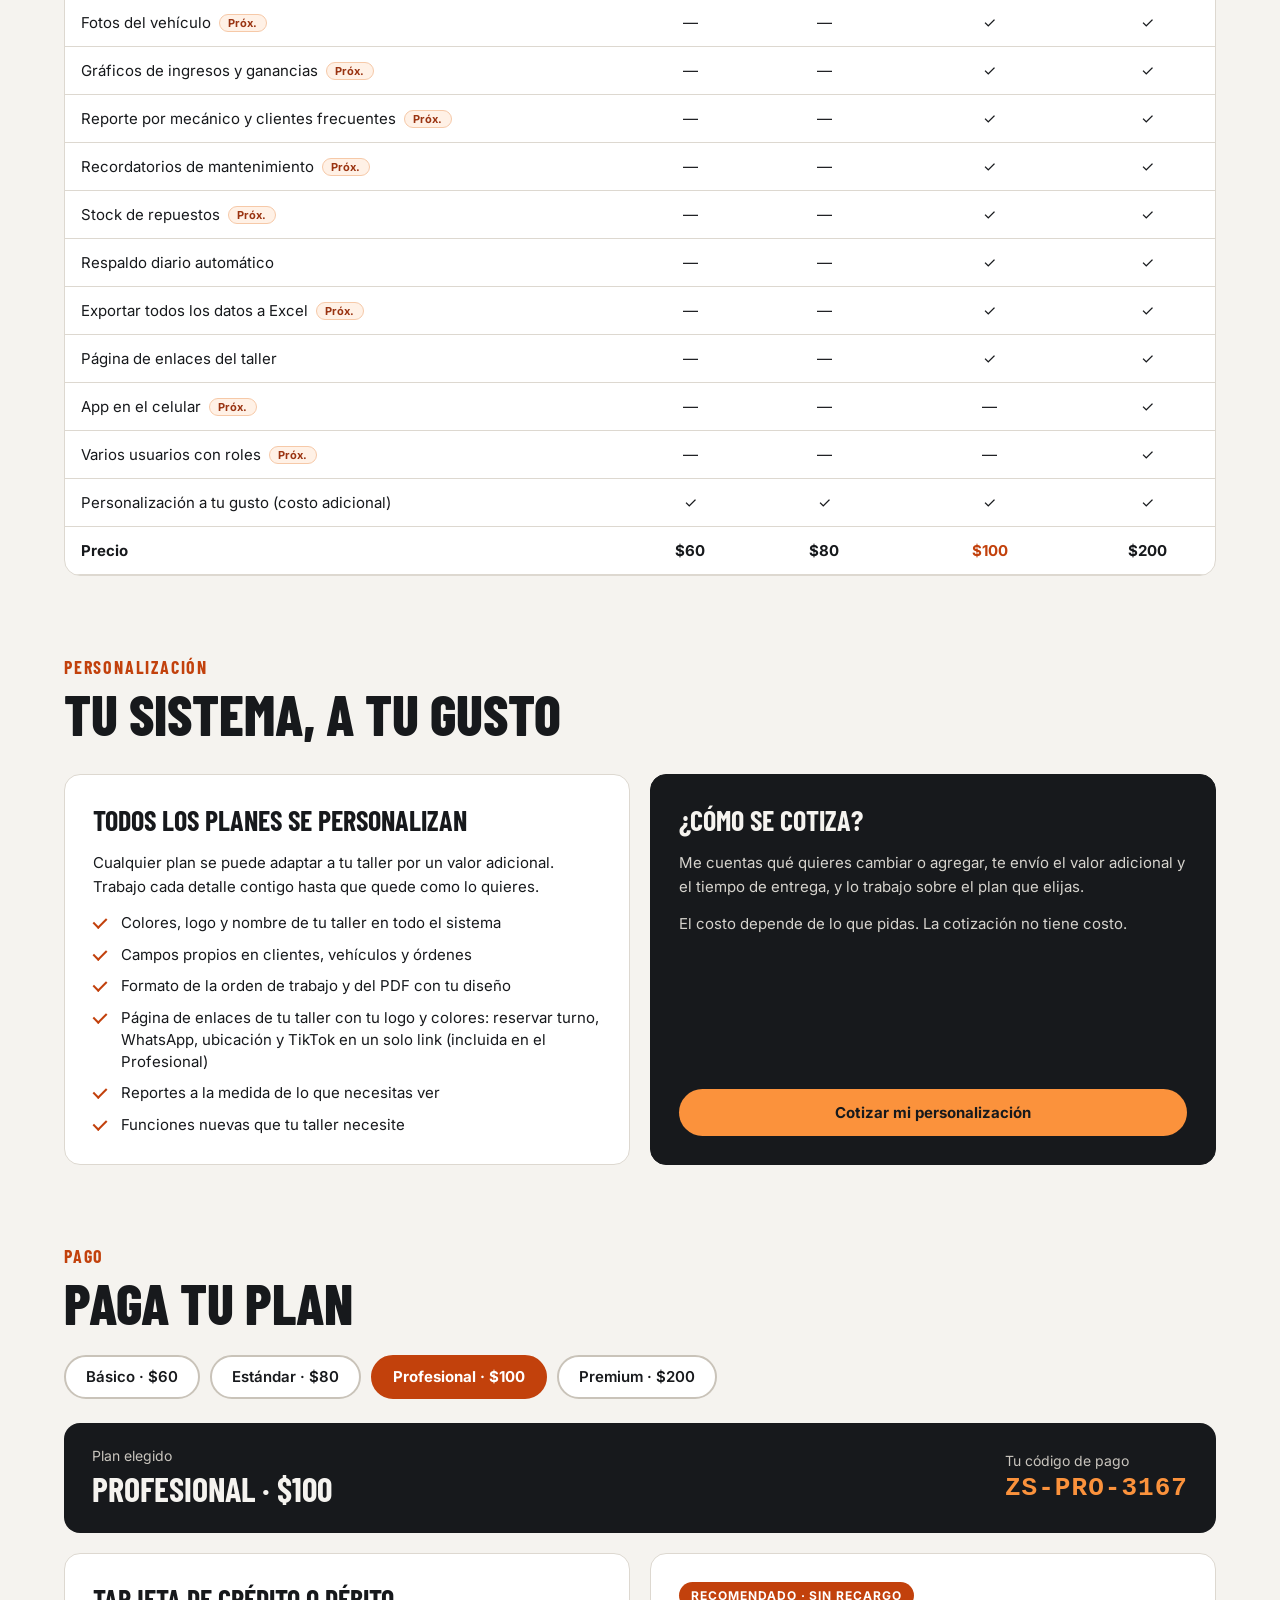
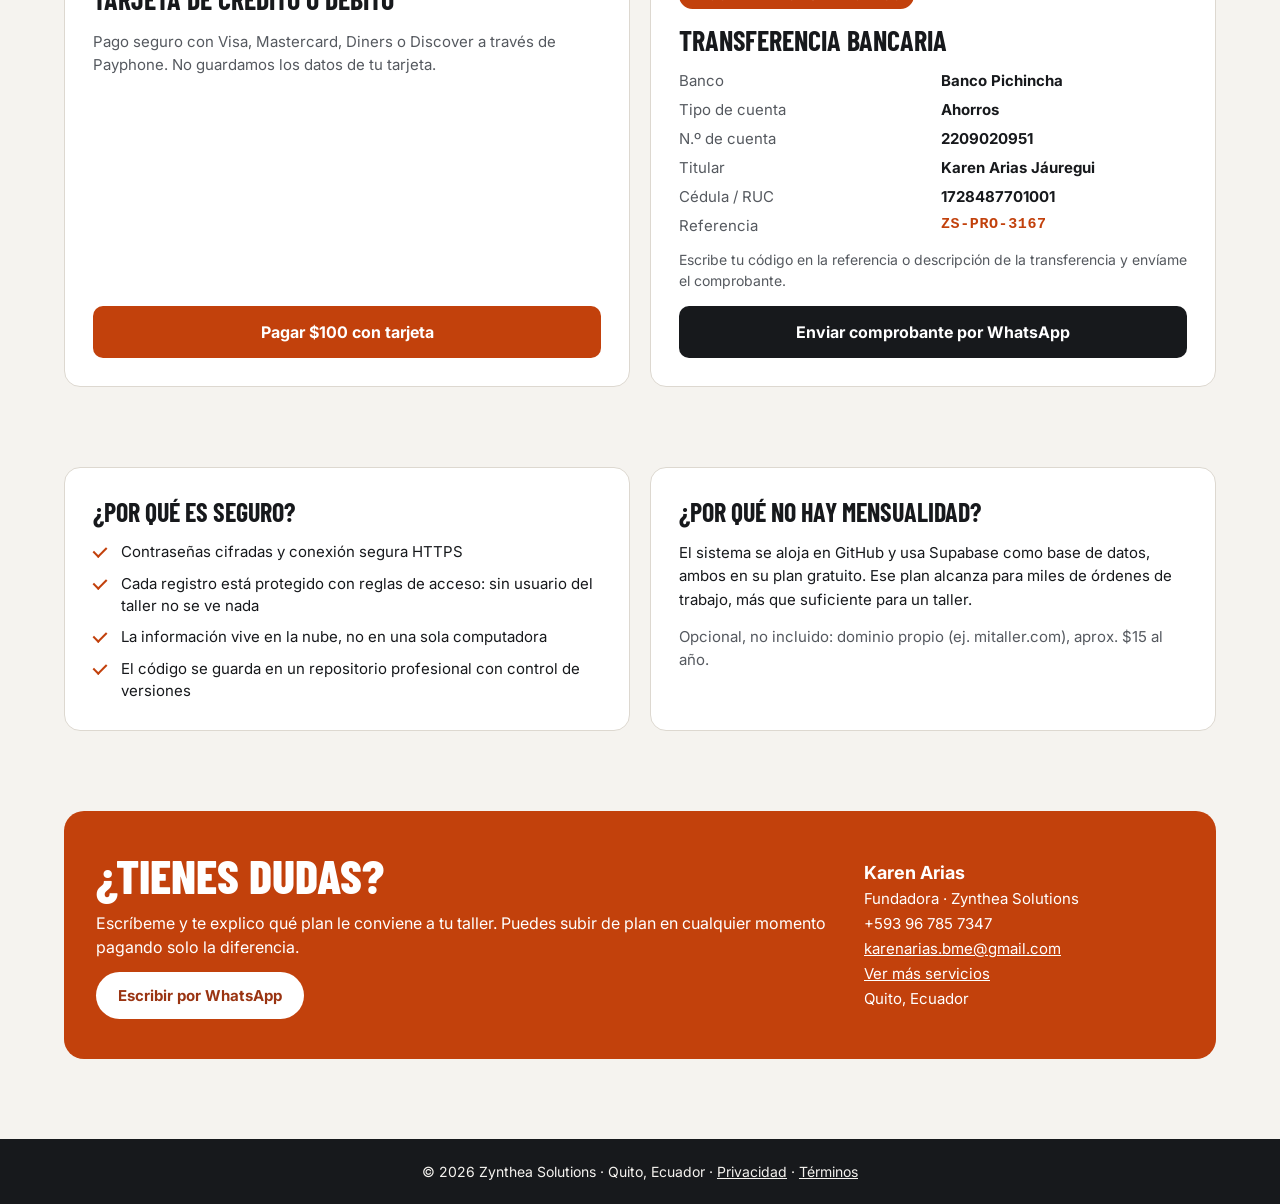
<file: talleres/index.html>
<!doctype html>
<html lang="es">
<head>
<meta charset="utf-8">
<meta name="viewport" content="width=device-width, initial-scale=1">
<title>Sistema para Talleres Mecánicos · Zynthea Solutions</title>
<meta name="description" content="Sistema para talleres mecánicos: órdenes de trabajo, clientes, vehículos, presupuestos, PDF por WhatsApp y ganancias. Pago único, sin mensualidades.">
<meta property="og:type" content="website">
<meta property="og:title" content="Sistema para Talleres Mecánicos · Zynthea Solutions">
<meta property="og:description" content="Vehículos, órdenes de trabajo, historial y ganancias de tu taller en un solo sistema. Pago único desde $60, sin mensualidades.">
<link rel="canonical" href="https://karenariasbme.github.io/KarenArias/talleres/">
<meta property="og:url" content="https://karenariasbme.github.io/KarenArias/talleres/">
<meta property="og:image" content="https://karenariasbme.github.io/KarenArias/og-image.png">
<meta property="og:image:width" content="1200">
<meta property="og:image:height" content="630">
<meta property="og:image:alt" content="Zynthea Solutions: IA, automatización e ingeniería biomédica. Chatbots, agentes de IA y sistemas para talleres y lavadoras.">
<meta name="twitter:card" content="summary_large_image">
<meta name="twitter:image" content="https://karenariasbme.github.io/KarenArias/og-image.png">
<link rel="icon" href="/KarenArias/favicon-32.png" sizes="32x32" type="image/png">
<link rel="icon" href="/KarenArias/favicon-192.png" sizes="192x192" type="image/png">
<link rel="apple-touch-icon" href="/KarenArias/favicon-180.png">
<link rel="preconnect" href="https://fonts.googleapis.com">
<link rel="preconnect" href="https://fonts.gstatic.com" crossorigin>
<script type="application/ld+json">
{
  "@context": "https://schema.org",
  "@type": "SoftwareApplication",
  "name": "Sistema para Talleres",
  "applicationCategory": "BusinessApplication",
  "operatingSystem": "Web",
  "url": "https://karenariasbme.github.io/KarenArias/talleres/",
  "description": "Sistema para talleres mecánicos: órdenes de trabajo, clientes, vehículos, presupuestos, PDF por WhatsApp y ganancias. Pago único, sin mensualidades.",
  "inLanguage": "es",
  "image": "https://karenariasbme.github.io/KarenArias/og-image.png",
  "publisher": {
    "@type": "Organization",
    "name": "Zynthea Solutions",
    "url": "https://karenariasbme.github.io/KarenArias/"
  },
  "offers": [
    {
      "@type": "Offer",
      "name": "Plan Básico",
      "description": "Pago único, sin mensualidades. Clientes, vehículos y órdenes de trabajo con código automático, ingreso y salida del vehículo, historial por placa y buscador.",
      "price": "60",
      "priceCurrency": "USD",
      "url": "https://karenariasbme.github.io/KarenArias/talleres/#planes",
      "availability": "https://schema.org/InStock"
    },
    {
      "@type": "Offer",
      "name": "Plan Estándar",
      "description": "Pago único, sin mensualidades. Todo lo del Básico, más: mano de obra y repuestos con IVA y total; presupuestos que se convierten en orden; orden y presupuesto en PDF por WhatsApp o correo; enlace de la orden para el cliente; kilometraje de ingreso; agenda con reservas en línea; reporte de ganancias del mes y Excel. Es lo que incluye la demo gratuita de 7 días.",
      "price": "80",
      "priceCurrency": "USD",
      "url": "https://karenariasbme.github.io/KarenArias/talleres/#planes",
      "availability": "https://schema.org/InStock"
    },
    {
      "@type": "Offer",
      "name": "Plan Profesional",
      "description": "Pago único, sin mensualidades. Todo lo del Estándar, más: página de enlaces del taller y respaldo diario automático. Próximamente (se activan al estar listas, sin costo adicional para quien reservó el plan): fotos del vehículo, gráficos de ingresos y ganancias, reporte por mecánico y clientes frecuentes, recordatorios de mantenimiento por WhatsApp, control de stock de repuestos y exportar todos los datos a Excel.",
      "price": "100",
      "priceCurrency": "USD",
      "url": "https://karenariasbme.github.io/KarenArias/talleres/#planes",
      "availability": "https://schema.org/InStock"
    },
    {
      "@type": "Offer",
      "name": "Plan Premium",
      "description": "Pago único, sin mensualidades. Todo lo del Profesional, más: capacitación al personal del taller. Próximamente (se activan al estar listas, sin costo adicional para quien reservó el plan): app instalable en Android y iPhone, varios usuarios con roles y lista de clientes con mantenimientos pendientes.",
      "price": "200",
      "priceCurrency": "USD",
      "url": "https://karenariasbme.github.io/KarenArias/talleres/#planes",
      "availability": "https://schema.org/InStock"
    }
  ]
}
</script>
<link rel="stylesheet" href="https://fonts.googleapis.com/css2?family=Barlow+Condensed:wght@600;700;800&family=Inter:wght@400;500;600;700&display=swap">
<style>
:root{--ink:#17191C;--ground:#F5F3EF;--muted:#55595F;--line:#DDD8D0;--accent:#C2410C;--accent-dark:#9A3412;--accent-light:#FB923C;--card:#FFFFFF}
*{box-sizing:border-box}
html{scroll-behavior:smooth}
body{margin:0;background:var(--ground);color:var(--ink);font-family:Inter,system-ui,sans-serif}
a{color:var(--accent)}a:hover{color:var(--accent-dark)}
.wrap{max-width:1200px;margin:0 auto;padding:0 24px}
.display{font-family:'Barlow Condensed',sans-serif;text-transform:uppercase}
.eyebrow{margin:0 0 8px;font-family:'Barlow Condensed',sans-serif;font-weight:700;font-size:18px;letter-spacing:.1em;text-transform:uppercase;color:var(--accent)}
.h2{margin:0 0 32px;font-family:'Barlow Condensed',sans-serif;font-weight:800;font-size:clamp(36px,5vw,56px);line-height:1;text-transform:uppercase}
.btn{display:inline-block;text-align:center;text-decoration:none;padding:14px 22px;border-radius:10px;font-weight:700;font-size:15px;min-height:44px}
.pill{border-radius:999px}
.dark{background:var(--ink);color:var(--ground)}
nav .wrap{display:flex;flex-wrap:wrap;gap:12px;align-items:center;justify-content:space-between;padding-top:14px;padding-bottom:14px}
.brand{display:flex;align-items:center;gap:10px;color:var(--ground);text-decoration:none;min-height:44px}
.brand span{font-family:'Barlow Condensed',sans-serif;font-weight:700;font-size:22px;letter-spacing:.06em;text-transform:uppercase}
.navlinks{display:flex;flex-wrap:wrap;gap:6px;align-items:center}
.navlinks a{color:var(--ground);text-decoration:none;padding:12px 14px;font-size:15px}
.navlinks a.wa{background:var(--accent-light);color:var(--ink);border-radius:999px;font-weight:700;padding:12px 18px}
.navlinks a.login{background:#fff;color:var(--ink);border-radius:999px;font-weight:800;padding:12px 22px;font-size:16px;box-shadow:0 0 0 2px var(--accent-light)}
.navlinks a.login:hover{background:var(--accent-light)}
.hero-btn{font-size:17px;padding:16px 30px;min-width:220px}
.hero-login{background:transparent;color:#fff;border:2px solid #fff}
.hero-login:hover{background:#fff;color:var(--ink)}
header{padding:64px 0 80px}
header h1{margin:16px 0;font-family:'Barlow Condensed',sans-serif;font-weight:800;font-size:clamp(44px,7vw,88px);line-height:.95;text-transform:uppercase;max-width:920px}
header p{margin:0;font-size:19px;line-height:1.55;max-width:720px;color:#D6D3CD}
.tags{display:flex;gap:12px;flex-wrap:wrap;margin-top:20px}
.tags span{border:1px solid #4A4E55;border-radius:999px;padding:8px 16px;font-size:14px}
.strip{margin-top:-36px;background:var(--card);border-radius:16px;padding:28px 32px;box-shadow:0 10px 30px rgba(23,25,28,.08);display:flex;flex-wrap:wrap;gap:24px}
.strip div{flex:1 1 200px;display:flex;flex-direction:column;gap:4px}
.strip span{font-size:14px;color:var(--muted)}
.steps{display:flex;flex-wrap:wrap;gap:20px}
.step{flex:1 1 260px;display:flex;gap:16px;align-items:flex-start}
.step b{font-family:'Barlow Condensed',sans-serif;font-weight:800;font-size:56px;line-height:1;color:var(--accent)}
.step span{font-size:15px;color:var(--muted)}
.plans{display:flex;flex-wrap:wrap;gap:20px;align-items:stretch}
.plan{flex:1 1 250px;background:var(--card);border:1px solid var(--line);border-radius:16px;padding:28px 24px;display:flex;flex-direction:column;gap:18px}
.plan.rec{border:3px solid var(--accent);padding:26px 22px}
.plan.prem{background:var(--ink);color:var(--ground);border-color:var(--ink)}
.plan h3{margin:0;font-family:'Barlow Condensed',sans-serif;font-weight:700;font-size:28px;text-transform:uppercase}
.sub{font-size:14px;color:var(--muted)}
.prem .sub{color:#C9C5BE}
.price{display:flex;align-items:baseline;gap:6px}
.price strong{font-family:'Barlow Condensed',sans-serif;font-weight:800;font-size:64px;line-height:1}
.badge{align-self:flex-start;font-size:12px;font-weight:700;letter-spacing:.08em;text-transform:uppercase;border-radius:999px;padding:6px 12px}
.foot{margin-top:auto;padding-top:16px;border-top:1px solid var(--line);font-size:14px;color:var(--muted)}
.prem .foot{border-color:#3A3E44;color:#C9C5BE}
.chk{list-style:none;margin:0;padding:0;display:flex;flex-direction:column;gap:10px}
.chk li{position:relative;padding-left:28px;font-size:15px;line-height:1.45}
.chk li::before{content:"";position:absolute;left:3px;top:3px;width:6px;height:11px;border:solid var(--accent);border-width:0 2.5px 2.5px 0;transform:rotate(45deg)}
.prem .chk li::before{border-color:var(--accent-light)}
.tablebox{overflow-x:auto;background:var(--card);border-radius:16px;border:1px solid var(--line)}
table{width:100%;border-collapse:collapse;min-width:720px}
th,td{padding:14px 16px;text-align:center;border-bottom:1px solid var(--line);font-size:15px}
th:first-child,td:first-child{text-align:left}
thead th{font-family:'Barlow Condensed',sans-serif;font-size:20px;text-transform:uppercase}
.selector{display:flex;flex-wrap:wrap;gap:10px;margin-bottom:24px}
.selector button{min-height:44px;padding:10px 20px;border-radius:999px;border:2px solid #C9C3B9;background:#fff;color:var(--ink);font:600 15px Inter,sans-serif;cursor:pointer}
.selector button[aria-pressed="true"]{border-color:var(--accent);background:var(--accent);color:#fff;font-weight:700}
.summary{border-radius:16px;padding:24px 28px;display:flex;flex-wrap:wrap;gap:24px;align-items:center;justify-content:space-between;margin-bottom:20px}
.summary small{display:block;font-size:14px;color:#C9C5BE;margin-bottom:4px}
.code{font-family:ui-monospace,Menlo,Consolas,monospace;letter-spacing:.04em}
.paygrid{display:flex;flex-wrap:wrap;gap:20px;align-items:stretch}
.box{flex:1 1 340px;background:var(--card);border:1px solid var(--line);border-radius:16px;padding:28px;display:flex;flex-direction:column;gap:14px}
.box h3{margin:0;font-family:'Barlow Condensed',sans-serif;font-weight:700;font-size:28px;text-transform:uppercase}
.box p{margin:0;font-size:15px;line-height:1.55}
.bank{display:grid;grid-template-columns:repeat(2,minmax(0,1fr));gap:10px 16px;font-size:15px}
.bank span{color:var(--muted)}
.cta{background:var(--accent);color:#fff;border-radius:20px;padding:40px 32px;display:flex;flex-wrap:wrap;gap:32px;align-items:center;justify-content:space-between}
.cta a{color:#fff}
section{padding:64px 0 16px}
footer{padding:24px;text-align:center;font-size:14px;color:#C9C5BE}
.sr{position:absolute;left:-9999px}
.sm{display:none}
.prox{display:inline-block;vertical-align:1px;margin-left:4px;padding:1px 8px;border-radius:999px;background:#FFF1E6;color:var(--accent-dark);border:1px solid #F6C9A8;font-size:11px;font-weight:700;letter-spacing:.03em;white-space:nowrap}
.reserva{margin:0;padding:10px 12px;border-radius:10px;background:#FFF1E6;color:var(--accent-dark);font-size:13.5px;font-weight:600;line-height:1.4}
.prem-reserva{background:#2A2D33;color:var(--accent-light)}
/* Celular: al final para que gane a las reglas base */
@media(max-width:560px){.wrap{padding:0 16px}.navlinks{width:100%;justify-content:space-between}.navlinks a{padding:10px 8px;font-size:14px}.navlinks a.login{padding:10px 16px;font-size:15px}table{min-width:0}th,td{padding:10px 6px;font-size:13.5px}th:first-child,td:first-child{padding-left:12px;width:44%}thead th{font-size:15px}.sm{display:inline}.lg{display:none}.hero-btn{flex:1 1 100%;min-width:0}header{padding:44px 0 64px}.strip{padding:22px 20px}.plan{padding:24px 18px}.price strong{font-size:56px}}
</style>
</head>
<body>

<nav class="dark">
<div class="wrap">
<a class="brand" href="https://karenariasbme.github.io/KarenArias/">
<svg width="28" height="28" viewBox="0 0 24 24" fill="none" stroke="#FB923C" stroke-width="2" stroke-linecap="round" stroke-linejoin="round" aria-hidden="true"><path d="M4 4h16L4 20h16"/></svg>
<span>Zynthea Solutions</span>
</a>
<div class="navlinks">
<a href="/KarenArias/servicios/">← Servicios</a>
<a href="#planes">Planes</a>
<a href="#personalizar">Personalizar</a>
<a href="#pagar">Pagar</a>
<a class="login" href="https://karenariasbme.github.io/zynthea-talleres/">Iniciar sesión</a>
<a class="wa" href="https://wa.me/593967857347?text=Hola%20Karen%2C%20tengo%20dudas%20sobre%20el%20Sistema%20para%20Talleres.">WhatsApp</a>
</div>
</div>
</nav>

<header class="dark">
<div class="wrap">
<span class="eyebrow" style="color:var(--accent-light);font-size:20px">Sistema de gestión para talleres mecánicos</span>
<h1>Tu taller, organizado en un solo sistema</h1>
<p>Registra cada vehículo, cada orden de trabajo y cada dólar que entra. Desde la computadora o el celular, con acceso privado solo para tu taller.</p>
<div class="tags" style="margin-top:28px">
<a class="btn pill hero-btn" href="#demo" style="background:var(--accent);color:#fff">Probar demo gratis</a>
<a class="btn pill hero-btn hero-login" href="https://karenariasbme.github.io/zynthea-talleres/">Iniciar sesión</a>
</div>
<p style="margin-top:12px;font-size:14px;color:#B9B5AE">Sin tarjeta · Sin instalar nada · Tus datos se conservan al activar tu plan</p>
<div class="tags">
<span>Sin mensualidades</span><span>Alojamiento gratuito</span><span>Datos protegidos con usuario y contraseña</span>
</div>
</div>
</header>

<main class="wrap">

<div class="strip">
<div><strong>Funciona en todo</strong><span>PC, tablet y celular desde el navegador</span></div>
<div><strong>Información privada</strong><span>Solo entra quien tenga usuario del taller</span></div>
<div><strong>Base de datos en la nube</strong><span>Nada se pierde si se daña el equipo</span></div>
<div><strong>Pago único</strong><span>Sin costos mensuales de servidor</span></div>
</div>

<section id="demo">
<p class="eyebrow">Demo gratuita</p>
<h2 class="h2">Pruébalo gratis 7 días</h2>
<div style="background:var(--card);border:1px solid var(--line);border-radius:16px;padding:28px 24px;display:flex;flex-direction:column;gap:24px">
<div class="steps">
<div class="step"><b>1</b><div><strong>Crea tu cuenta</strong><br><span><a href="https://karenariasbme.github.io/zynthea-talleres/?registro=1" style="font-weight:700">Regístrate aquí</a> con tu correo o con Google, en menos de un minuto.</span></div></div>
<div class="step"><b>2</b><div><strong>Úsalo en tu taller</strong><br><span>Registra tus clientes, vehículos y órdenes de trabajo.</span></div></div>
<div class="step"><b>3</b><div><strong>Activa tu plan</strong><br><span>Si te gusta, activa tu plan y sigues con los mismos datos.</span></div></div>
</div>
<p class="sub" style="margin:0">La demo te deja probar las funciones del Plan Estándar.</p>
</div>
</section>

<section>
<p class="eyebrow">Cómo funciona</p>
<div class="steps">
<div class="step"><b>1</b><div><strong>Elige tu plan</strong><br><span>Según lo que necesita tu taller hoy. Puedes subir de plan después.</span></div></div>
<div class="step"><b>2</b><div><strong>Paga como prefieras</strong><br><span>Tarjeta de crédito o débito, o transferencia bancaria con tu código.</span></div></div>
<div class="step"><b>3</b><div><strong>Recibe tu sistema</strong><br><span>Te contacto por WhatsApp, lo configuro con los datos de tu taller y te lo entrego listo.</span></div></div>
</div>
</section>



<section id="planes">
<p class="eyebrow">Planes</p>
<h2 class="h2">Elige el plan para tu taller</h2>
<div class="plans">

<article class="plan">
<div><h3>Básico</h3><span class="sub">Para empezar a ordenar el taller</span></div>
<div class="price"><strong>$60</strong><span class="sub">pago único</span></div>
<ul class="chk">
<li>Acceso seguro con usuario y contraseña (1 usuario)</li>
<li>Registro de clientes: nombre, cédula, teléfono y correo</li>
<li>Registro de vehículos: placa, marca, modelo, año y color</li>
<li>Orden de trabajo con código automático (OT-0001)</li>
<li>Mantenimiento preventivo o correctivo</li>
<li>Fecha y hora de ingreso y de salida</li>
<li>Motivo y descripción del trabajo</li>
<li>Estado del vehículo al ingreso y salida del vehículo</li>
<li>Historial completo por placa</li>
<li>Buscador por placa o por cliente</li>
</ul>
<div class="foot">Entrega: 5 días · Soporte: 15 días</div>
<a class="btn" href="#pagar" data-plan="BAS" style="background:var(--ink);color:#fff">Comprar Básico</a>
</article>

<article class="plan">
<div><h3>Estándar</h3><span class="sub">Controla lo que cobras</span></div>
<div class="price"><strong>$80</strong><span class="sub">pago único</span></div>
<p style="margin:0;font-size:14px;font-weight:600">Todo lo del Básico, más:</p>
<ul class="chk">
<li>Mano de obra y repuestos en cada orden, con IVA y total</li>
<li>Presupuestos (PR-0001) que se convierten en orden de trabajo</li>
<li>Enviar la orden y el presupuesto en PDF por WhatsApp o correo</li>
<li>Enlace de la orden para el cliente</li>
<li>Kilometraje de ingreso</li>
<li>Agenda con reservas en línea</li>
<li>Reporte de ganancias del mes y Excel</li>
</ul>
<div class="foot">Entrega: 7 días · Soporte: 1 mes</div>
<a class="btn" href="#pagar" data-plan="EST" style="background:var(--ink);color:#fff">Comprar Estándar</a>
</article>

<article class="plan rec">
<span class="badge" style="background:var(--accent);color:#fff">Recomendado</span>
<div><h3>Profesional</h3><span class="sub">Control completo del taller</span></div>
<div class="price"><strong style="color:var(--accent)">$100</strong><span class="sub">pago único</span></div>
<p style="margin:0;font-size:14px;font-weight:600">Todo lo del Estándar, más:</p>
<ul class="chk">
<li>Fotos del vehículo al ingresar y al salir <span class="prox">Próximamente</span></li>
<li>Gráficos de ingresos y ganancias por mes <span class="prox">Próximamente</span></li>
<li>Reporte por mecánico y por tipo de trabajo, y clientes frecuentes <span class="prox">Próximamente</span></li>
<li>Recordatorio del próximo mantenimiento por kilometraje o fecha: aviso en el sistema y botón para enviarlo por WhatsApp <span class="prox">Próximamente</span></li>
<li>Control de stock básico de repuestos <span class="prox">Próximamente</span></li>
<li>Respaldo diario automático</li>
<li>Exportar todos los datos a Excel <span class="prox">Próximamente</span></li>
<li>Página de enlaces del taller incluida: reservar turno, WhatsApp, ubicación y TikTok</li>
</ul>
<p class="reserva">Reserva tu plan: te activamos cada función apenas esté lista.</p>
<div class="foot">Entrega: 10 días · Soporte: 1 mes</div>
<a class="btn" href="#pagar" data-plan="PRO" style="background:var(--accent);color:#fff">Comprar Profesional</a>
</article>

<article class="plan prem">
<span class="badge" style="border:1px solid var(--accent-light);color:var(--accent-light)">Web + App</span>
<div><h3>Premium</h3><span class="sub">El taller completo en tu celular</span></div>
<div class="price"><strong style="color:var(--accent-light)">$200</strong><span class="sub">pago único</span></div>
<p style="margin:0;font-size:14px;font-weight:600">Todo lo del Profesional, más:</p>
<ul class="chk">
<li>App instalable en Android y iPhone con ícono del taller <span class="prox">Próximamente</span></li>
<li>Varios usuarios con roles: dueño y mecánicos (el mecánico no ve ganancias) <span class="prox">Próximamente</span></li>
<li>Lista de clientes con mantenimientos pendientes <span class="prox">Próximamente</span></li>
<li>Capacitación al personal del taller</li>
</ul>
<p class="reserva prem-reserva">Reserva tu plan: te activamos cada función apenas esté lista.</p>
<div class="foot">Entrega: 15 días · Soporte: 2 meses</div>
<a class="btn" href="#pagar" data-plan="PRE" style="background:var(--accent-light);color:var(--ink)">Comprar Premium</a>
</article>

</div>
<p class="sub" style="margin:20px 0 0">Todos los planes se pueden personalizar en colores, logo, campos y funciones por un valor adicional. <a href="#personalizar">Ver personalización</a></p>
</section>

<section>
<h2 class="h2" style="font-size:clamp(30px,4vw,44px);margin-bottom:24px">Compara rápido</h2>
<div class="tablebox">
<table>
<thead><tr><th>Función</th><th><span class="lg">Básico</span><span class="sm">Bás.</span></th><th><span class="lg">Estándar</span><span class="sm">Est.</span></th><th style="color:var(--accent)"><span class="lg">Profesional</span><span class="sm">Pro</span></th><th><span class="lg">Premium</span><span class="sm">Prem.</span></th></tr></thead>
<tbody>
<tr><td>Clientes, vehículos y órdenes con código</td><td>✓</td><td>✓</td><td>✓</td><td>✓</td></tr>
<tr><td>Ingreso, salida y observaciones del vehículo</td><td>✓</td><td>✓</td><td>✓</td><td>✓</td></tr>
<tr><td>Historial por placa</td><td>✓</td><td>✓</td><td>✓</td><td>✓</td></tr>
<tr><td>Mano de obra y repuestos con IVA y total</td><td>—</td><td>✓</td><td>✓</td><td>✓</td></tr>
<tr><td>Presupuestos que se convierten en orden</td><td>—</td><td>✓</td><td>✓</td><td>✓</td></tr>
<tr><td>Orden en PDF y envío por WhatsApp</td><td>—</td><td>✓</td><td>✓</td><td>✓</td></tr>
<tr><td>Agenda y reservas en línea</td><td>—</td><td>✓</td><td>✓</td><td>✓</td></tr>
<tr><td>Reporte de ganancias del mes y Excel</td><td>—</td><td>✓</td><td>✓</td><td>✓</td></tr>
<tr><td>Fotos del vehículo <span class="prox">Próx.</span></td><td>—</td><td>—</td><td>✓</td><td>✓</td></tr>
<tr><td>Gráficos de ingresos y ganancias <span class="prox">Próx.</span></td><td>—</td><td>—</td><td>✓</td><td>✓</td></tr>
<tr><td>Reporte por mecánico y clientes frecuentes <span class="prox">Próx.</span></td><td>—</td><td>—</td><td>✓</td><td>✓</td></tr>
<tr><td>Recordatorios de mantenimiento <span class="prox">Próx.</span></td><td>—</td><td>—</td><td>✓</td><td>✓</td></tr>
<tr><td>Stock de repuestos <span class="prox">Próx.</span></td><td>—</td><td>—</td><td>✓</td><td>✓</td></tr>
<tr><td>Respaldo diario automático</td><td>—</td><td>—</td><td>✓</td><td>✓</td></tr>
<tr><td>Exportar todos los datos a Excel <span class="prox">Próx.</span></td><td>—</td><td>—</td><td>✓</td><td>✓</td></tr>
<tr><td>Página de enlaces del taller</td><td>—</td><td>—</td><td>✓</td><td>✓</td></tr>
<tr><td>App en el celular <span class="prox">Próx.</span></td><td>—</td><td>—</td><td>—</td><td>✓</td></tr>
<tr><td>Varios usuarios con roles <span class="prox">Próx.</span></td><td>—</td><td>—</td><td>—</td><td>✓</td></tr>
<tr><td>Personalización a tu gusto (costo adicional)</td><td>✓</td><td>✓</td><td>✓</td><td>✓</td></tr>
<tr><td><b>Precio</b></td><td><b>$60</b></td><td><b>$80</b></td><td><b style="color:var(--accent)">$100</b></td><td><b>$200</b></td></tr>
</tbody>
</table>
</div>
</section>

<section id="personalizar">
<p class="eyebrow">Personalización</p>
<h2 class="h2">Tu sistema, a tu gusto</h2>
<div class="paygrid">
<div class="box">
<h3>Todos los planes se personalizan</h3>
<p>Cualquier plan se puede adaptar a tu taller por un valor adicional. Trabajo cada detalle contigo hasta que quede como lo quieres.</p>
<ul class="chk">
<li>Colores, logo y nombre de tu taller en todo el sistema</li>
<li>Campos propios en clientes, vehículos y órdenes</li>
<li>Formato de la orden de trabajo y del PDF con tu diseño</li>
<li>Página de enlaces de tu taller con tu logo y colores: reservar turno, WhatsApp, ubicación y TikTok en un solo link (incluida en el Profesional)</li>
<li>Reportes a la medida de lo que necesitas ver</li>
<li>Funciones nuevas que tu taller necesite</li>
</ul>
</div>
<div class="box" style="background:var(--ink);color:var(--ground);border-color:var(--ink)">
<h3>¿Cómo se cotiza?</h3>
<p style="color:#D6D3CD">Me cuentas qué quieres cambiar o agregar, te envío el valor adicional y el tiempo de entrega, y lo trabajo sobre el plan que elijas.</p>
<p style="color:#D6D3CD">El costo depende de lo que pidas. La cotización no tiene costo.</p>
<a class="btn pill" href="https://wa.me/593967857347?text=Hola%20Karen%2C%20quiero%20cotizar%20la%20personalizaci%C3%B3n%20del%20Sistema%20para%20Talleres." style="margin-top:auto;background:var(--accent-light);color:var(--ink)">Cotizar mi personalización</a>
</div>
</div>
</section>

<section id="pagar">
<p class="eyebrow">Pago</p>
<h2 class="h2" style="margin-bottom:24px">Paga tu plan</h2>
<div class="selector" id="selector" role="group" aria-label="Elegir plan"></div>

<div class="summary dark">
<div><small>Plan elegido</small><strong class="display" style="font-size:34px" id="selName">Profesional · $100</strong></div>
<div><small>Tu código de pago</small><strong class="code" style="font-size:26px;color:var(--accent-light)" id="code">ZS-PRO-0000</strong></div>
</div>

<div class="paygrid">
<div class="box">
<h3>Tarjeta de crédito o débito</h3>
<p style="color:var(--muted)">Pago seguro con Visa, Mastercard, Diners o Discover a través de Payphone. No guardamos los datos de tu tarjeta.</p>
<a class="btn" id="cardBtn" href="#pagar" style="margin-top:auto;background:var(--accent);color:#fff;padding:16px;font-size:16px">Pagar con tarjeta</a>
</div>
<div class="box">
<span class="badge" style="background:var(--accent);color:#fff">Recomendado · sin recargo</span>
<h3>Transferencia bancaria</h3>
<div class="bank">
<span>Banco</span><strong>Banco Pichincha</strong>
<span>Tipo de cuenta</span><strong>Ahorros</strong>
<span>N.º de cuenta</span><strong>2209020951</strong>
<span>Titular</span><strong>Karen Arias Jáuregui</strong>
<span>Cédula / RUC</span><strong>1728487701001</strong>
<span>Referencia</span><strong class="code" style="color:var(--accent)" id="code2">ZS-PRO-0000</strong>
</div>
<p style="font-size:14px;color:var(--muted)">Escribe tu código en la referencia o descripción de la transferencia y envíame el comprobante.</p>
<a class="btn" id="waBtn" href="https://wa.me/593967857347" style="margin-top:auto;background:var(--ink);color:#fff;padding:16px;font-size:16px">Enviar comprobante por WhatsApp</a>
</div>
</div>
</section>

<section style="display:flex;flex-wrap:wrap;gap:20px">
<div class="box">
<h3 style="font-size:26px">¿Por qué es seguro?</h3>
<ul class="chk">
<li>Contraseñas cifradas y conexión segura HTTPS</li>
<li>Cada registro está protegido con reglas de acceso: sin usuario del taller no se ve nada</li>
<li>La información vive en la nube, no en una sola computadora</li>
<li>El código se guarda en un repositorio profesional con control de versiones</li>
</ul>
</div>
<div class="box">
<h3 style="font-size:26px">¿Por qué no hay mensualidad?</h3>
<p>El sistema se aloja en GitHub y usa Supabase como base de datos, ambos en su plan gratuito. Ese plan alcanza para miles de órdenes de trabajo, más que suficiente para un taller.</p>
<p style="color:var(--muted)">Opcional, no incluido: dominio propio (ej. mitaller.com), aprox. $15 al año.</p>
</div>
</section>

<section style="padding-bottom:80px">
<div class="cta">
<div style="flex:1 1 420px;display:flex;flex-direction:column;gap:12px">
<h2 class="display" style="margin:0;font-weight:800;font-size:clamp(32px,4vw,48px);line-height:1">¿Tienes dudas?</h2>
<p style="margin:0;font-size:16px;line-height:1.55">Escríbeme y te explico qué plan le conviene a tu taller. Puedes subir de plan en cualquier momento pagando solo la diferencia.</p>
<div style="display:flex;flex-wrap:wrap;gap:12px">
<a class="btn pill" href="https://wa.me/593967857347?text=Hola%20Karen%2C%20tengo%20dudas%20sobre%20el%20Sistema%20para%20Talleres." style="background:#fff;color:var(--accent-dark)">Escribir por WhatsApp</a>
</div>
</div>
<div style="flex:0 1 320px;display:flex;flex-direction:column;gap:6px;font-size:15px">
<strong style="font-size:18px">Karen Arias</strong>
<span>Fundadora · Zynthea Solutions</span>
<span>+593 96 785 7347</span>
<a href="mailto:karenarias.bme@gmail.com">karenarias.bme@gmail.com</a>
<a href="https://karenariasbme.github.io/KarenArias/">Ver más servicios</a>
<span>Quito, Ecuador</span>
</div>
</div>
</section>

</main>

<footer class="dark">© 2026 Zynthea Solutions · Quito, Ecuador · <a href="https://karenariasbme.github.io/zynthea-talleres/privacidad.html" style="color:inherit">Privacidad</a> · <a href="https://karenariasbme.github.io/zynthea-talleres/terminos.html" style="color:inherit">Términos</a></footer>

<script>
// ===== CONFIGURACIÓN =====
// Pega aquí el link de pago de Payphone de cada plan.
const PAYMENT_LINKS = {
  BAS: "https://ppls.me/pnqNC1arvMsnRVzHU2hAoQ", // Plan Básico $60
  EST: "https://ppls.me/ntZRGBi5K78YXLLp0yfHNA", // Plan Estándar $80
  PRO: "https://ppls.me/HTA2LrAXsVl3q3Itmi1hw",  // Plan Profesional $100
  PRE: "https://ppls.me/iHpdsOg2m1QXc0FVboc0A"   // Plan Premium $200
};
const WHATSAPP = "593967857347";
// =========================

const PLANS = [
  { id: "BAS", name: "Básico", price: "$60" },
  { id: "EST", name: "Estándar", price: "$80" },
  { id: "PRO", name: "Profesional", price: "$100" },
  { id: "PRE", name: "Premium", price: "$200" }
];
const n = String(Math.floor(1000 + Math.random() * 9000));
let current = "PRO";
const selector = document.getElementById("selector");

PLANS.forEach(p => {
  const b = document.createElement("button");
  b.type = "button";
  b.textContent = p.name + " · " + p.price;
  b.dataset.plan = p.id;
  b.addEventListener("click", () => select(p.id));
  selector.appendChild(b);
});

function select(id) {
  current = id;
  const p = PLANS.find(x => x.id === id);
  const code = "ZS-" + p.id + "-" + n;
  selector.querySelectorAll("button").forEach(b => b.setAttribute("aria-pressed", b.dataset.plan === id));
  document.getElementById("selName").textContent = p.name + " · " + p.price;
  document.getElementById("code").textContent = code;
  document.getElementById("code2").textContent = code;
  const card = document.getElementById("cardBtn");
  const link = PAYMENT_LINKS[id];
  card.textContent = link ? "Pagar " + p.price + " con tarjeta" : "Pago con tarjeta: escríbeme por WhatsApp";
  card.href = link || ("https://wa.me/" + WHATSAPP + "?text=" + encodeURIComponent("Hola Karen, quiero pagar con tarjeta el Plan " + p.name + " (" + p.price + "). Mi código es " + code + "."));
  if (link) { card.target = "_blank"; card.rel = "noopener"; } else { card.removeAttribute("target"); }
  const msg = "Hola Karen, quiero el Plan " + p.name + " (" + p.price + ") del Sistema para Talleres. Mi código de pago es " + code + ". Adjunto el comprobante de transferencia.";
  document.getElementById("waBtn").href = "https://wa.me/" + WHATSAPP + "?text=" + encodeURIComponent(msg);
}

document.querySelectorAll("a[data-plan]").forEach(a => a.addEventListener("click", () => select(a.dataset.plan)));
select(current);

// Enlaces directos con #ancla: al cargar las fuentes cambia la altura del contenido; volver a llevar a la sección.
// El salto inicial se hace sin animación (si no, la animación termina después en la posición vieja);
// tras "load" (llega la hoja de Google Fonts) y fonts.ready (terminan de cargar las fuentes) se corrige y se
// devuelve el desplazamiento suave para los enlaces del menú.
if (location.hash && document.fonts) {
  const html = document.documentElement;
  html.style.scrollBehavior = "auto";
  window.addEventListener("load", () => document.fonts.ready.then(() => {
    const destino = document.getElementById(decodeURIComponent(location.hash.slice(1)));
    if (destino) destino.scrollIntoView();
    html.style.scrollBehavior = "";
  }));
}
</script>
</body>
</html>
</file>
